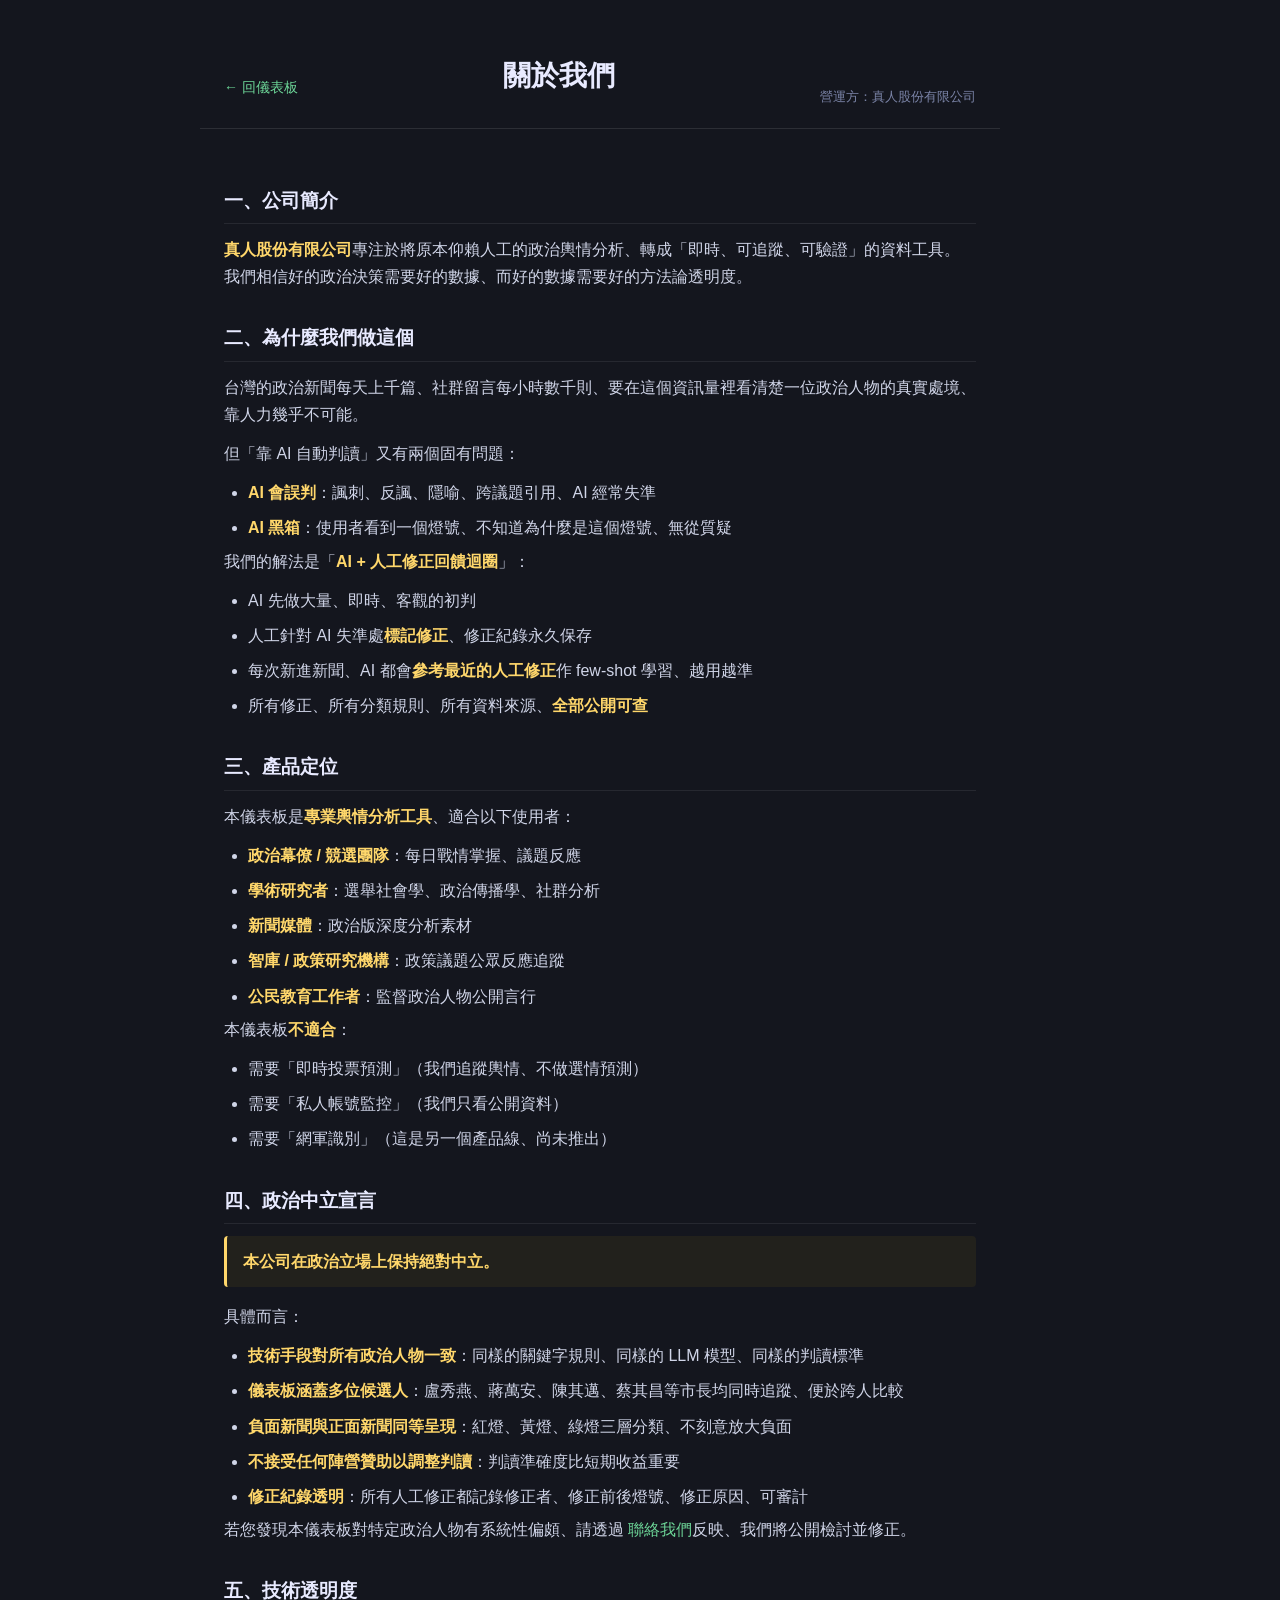
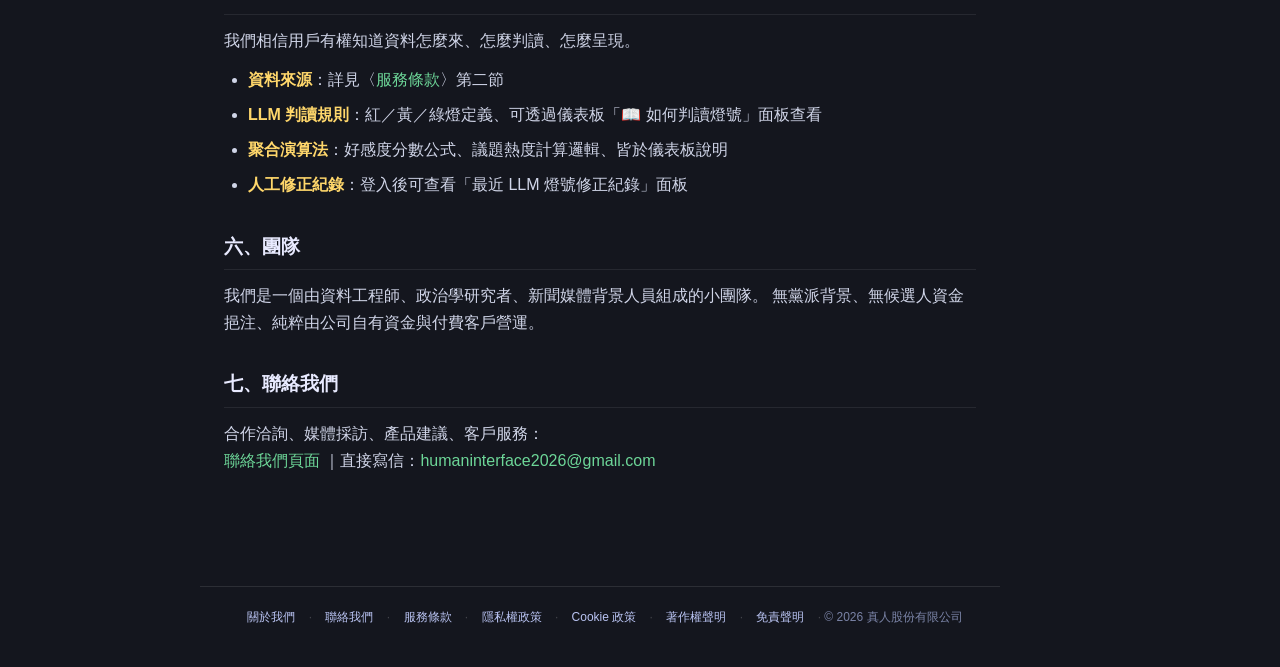
<file: about.html>
<!DOCTYPE html>
<html lang="zh-TW">
<head>
  <meta charset="UTF-8" />
  <meta name="viewport" content="width=device-width, initial-scale=1.0" />
  <title>關於我們｜政治戰情儀表板</title>
  <link rel="stylesheet" href="./style.css?v=2026-05-20-legal" />
</head>
<body class="legal-page">
  <header class="legal-header">
    <a class="legal-back" href="./index.html">← 回儀表板</a>
    <h1>關於我們</h1>
    <p class="legal-meta">營運方：真人股份有限公司</p>
  </header>

  <main class="legal-body">
    <section>
      <h2>一、公司簡介</h2>
      <p>
        <strong>真人股份有限公司</strong>專注於將原本仰賴人工的政治輿情分析、轉成「即時、可追蹤、可驗證」的資料工具。
        我們相信好的政治決策需要好的數據、而好的數據需要好的方法論透明度。
      </p>
    </section>

    <section>
      <h2>二、為什麼我們做這個</h2>
      <p>
        台灣的政治新聞每天上千篇、社群留言每小時數千則、要在這個資訊量裡看清楚一位政治人物的真實處境、
        靠人力幾乎不可能。
      </p>
      <p>
        但「靠 AI 自動判讀」又有兩個固有問題：
      </p>
      <ul>
        <li><strong>AI 會誤判</strong>：諷刺、反諷、隱喻、跨議題引用、AI 經常失準</li>
        <li><strong>AI 黑箱</strong>：使用者看到一個燈號、不知道為什麼是這個燈號、無從質疑</li>
      </ul>
      <p>
        我們的解法是「<strong>AI + 人工修正回饋迴圈</strong>」：
      </p>
      <ul>
        <li>AI 先做大量、即時、客觀的初判</li>
        <li>人工針對 AI 失準處<strong>標記修正</strong>、修正紀錄永久保存</li>
        <li>每次新進新聞、AI 都會<strong>參考最近的人工修正</strong>作 few-shot 學習、越用越準</li>
        <li>所有修正、所有分類規則、所有資料來源、<strong>全部公開可查</strong></li>
      </ul>
    </section>

    <section>
      <h2>三、產品定位</h2>
      <p>
        本儀表板是<strong>專業輿情分析工具</strong>、適合以下使用者：
      </p>
      <ul>
        <li><strong>政治幕僚 / 競選團隊</strong>：每日戰情掌握、議題反應</li>
        <li><strong>學術研究者</strong>：選舉社會學、政治傳播學、社群分析</li>
        <li><strong>新聞媒體</strong>：政治版深度分析素材</li>
        <li><strong>智庫 / 政策研究機構</strong>：政策議題公眾反應追蹤</li>
        <li><strong>公民教育工作者</strong>：監督政治人物公開言行</li>
      </ul>
      <p>
        本儀表板<strong>不適合</strong>：
      </p>
      <ul>
        <li>需要「即時投票預測」（我們追蹤輿情、不做選情預測）</li>
        <li>需要「私人帳號監控」（我們只看公開資料）</li>
        <li>需要「網軍識別」（這是另一個產品線、尚未推出）</li>
      </ul>
    </section>

    <section>
      <h2>四、政治中立宣言</h2>
      <p class="callout">
        <strong>本公司在政治立場上保持絕對中立。</strong>
      </p>
      <p>具體而言：</p>
      <ul>
        <li><strong>技術手段對所有政治人物一致</strong>：同樣的關鍵字規則、同樣的 LLM 模型、同樣的判讀標準</li>
        <li><strong>儀表板涵蓋多位候選人</strong>：盧秀燕、蔣萬安、陳其邁、蔡其昌等市長均同時追蹤、便於跨人比較</li>
        <li><strong>負面新聞與正面新聞同等呈現</strong>：紅燈、黃燈、綠燈三層分類、不刻意放大負面</li>
        <li><strong>不接受任何陣營贊助以調整判讀</strong>：判讀準確度比短期收益重要</li>
        <li><strong>修正紀錄透明</strong>：所有人工修正都記錄修正者、修正前後燈號、修正原因、可審計</li>
      </ul>
      <p>
        若您發現本儀表板對特定政治人物有系統性偏頗、請透過
        <a href="./contact.html">聯絡我們</a>反映、我們將公開檢討並修正。
      </p>
    </section>

    <section>
      <h2>五、技術透明度</h2>
      <p>
        我們相信用戶有權知道資料怎麼來、怎麼判讀、怎麼呈現。
      </p>
      <ul>
        <li><strong>資料來源</strong>：詳見〈<a href="./terms.html">服務條款</a>〉第二節</li>
        <li><strong>LLM 判讀規則</strong>：紅／黃／綠燈定義、可透過儀表板「📖 如何判讀燈號」面板查看</li>
        <li><strong>聚合演算法</strong>：好感度分數公式、議題熱度計算邏輯、皆於儀表板說明</li>
        <li><strong>人工修正紀錄</strong>：登入後可查看「最近 LLM 燈號修正紀錄」面板</li>
      </ul>
    </section>

    <section>
      <h2>六、團隊</h2>
      <p>
        我們是一個由資料工程師、政治學研究者、新聞媒體背景人員組成的小團隊。
        無黨派背景、無候選人資金挹注、純粹由公司自有資金與付費客戶營運。
      </p>
    </section>

    <section>
      <h2>七、聯絡我們</h2>
      <p>
        合作洽詢、媒體採訪、產品建議、客戶服務：
        <br>
        <a href="./contact.html">聯絡我們頁面</a>
        ｜直接寫信：<a href="mailto:humaninterface2026@gmail.com">humaninterface2026@gmail.com</a>
      </p>
    </section>
  </main>

  <footer class="legal-footer">
    <a href="./about.html">關於我們</a>
    <span class="sep">·</span>
    <a href="./contact.html">聯絡我們</a>
    <span class="sep">·</span>
    <a href="./terms.html">服務條款</a>
    <span class="sep">·</span>
    <a href="./privacy.html">隱私權政策</a>
    <span class="sep">·</span>
    <a href="./cookies.html">Cookie 政策</a>
    <span class="sep">·</span>
    <a href="./copyright.html">著作權聲明</a>
    <span class="sep">·</span>
    <a href="./disclaimer.html">免責聲明</a>
    <span class="sep">·</span>
    <span>© 2026 真人股份有限公司</span>
  </footer>
</body>
</html>
</file>
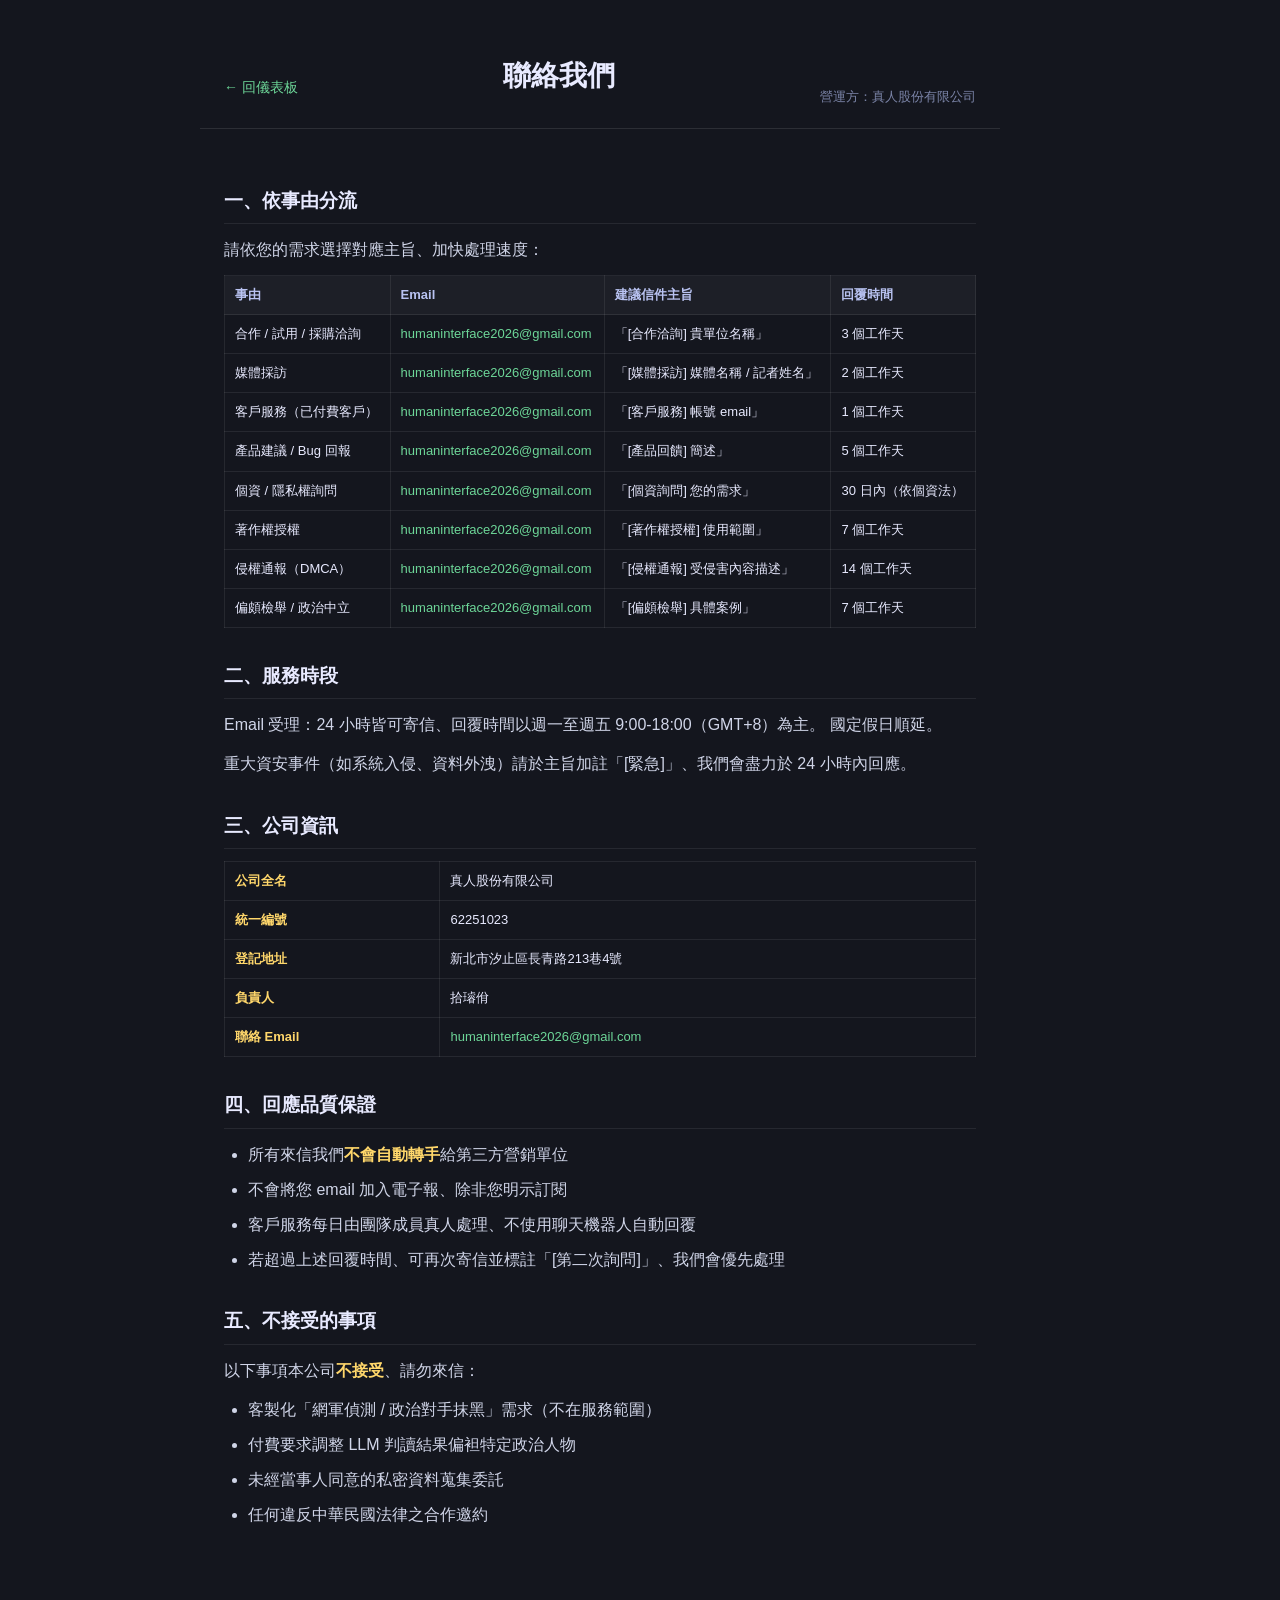
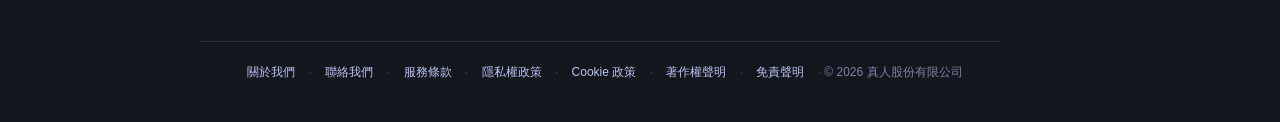
<file: contact.html>
<!DOCTYPE html>
<html lang="zh-TW">
<head>
  <meta charset="UTF-8" />
  <meta name="viewport" content="width=device-width, initial-scale=1.0" />
  <title>聯絡我們｜政治戰情儀表板</title>
  <link rel="stylesheet" href="./style.css?v=2026-05-20-legal" />
</head>
<body class="legal-page">
  <header class="legal-header">
    <a class="legal-back" href="./index.html">← 回儀表板</a>
    <h1>聯絡我們</h1>
    <p class="legal-meta">營運方：真人股份有限公司</p>
  </header>

  <main class="legal-body">
    <section>
      <h2>一、依事由分流</h2>
      <p>請依您的需求選擇對應主旨、加快處理速度：</p>

      <table class="contact-table">
        <thead>
          <tr>
            <th>事由</th><th>Email</th><th>建議信件主旨</th><th>回覆時間</th>
          </tr>
        </thead>
        <tbody>
          <tr>
            <td>合作 / 試用 / 採購洽詢</td>
            <td><a href="mailto:humaninterface2026@gmail.com?subject=%E5%90%88%E4%BD%9C%E6%B4%BD%E8%A9%A2">humaninterface2026@gmail.com</a></td>
            <td>「[合作洽詢] 貴單位名稱」</td>
            <td>3 個工作天</td>
          </tr>
          <tr>
            <td>媒體採訪</td>
            <td><a href="mailto:humaninterface2026@gmail.com?subject=%E5%AA%92%E9%AB%94%E6%8E%A1%E8%A8%AA">humaninterface2026@gmail.com</a></td>
            <td>「[媒體採訪] 媒體名稱 / 記者姓名」</td>
            <td>2 個工作天</td>
          </tr>
          <tr>
            <td>客戶服務（已付費客戶）</td>
            <td><a href="mailto:humaninterface2026@gmail.com?subject=%E5%AE%A2%E6%88%B6%E6%9C%8D%E5%8B%99">humaninterface2026@gmail.com</a></td>
            <td>「[客戶服務] 帳號 email」</td>
            <td>1 個工作天</td>
          </tr>
          <tr>
            <td>產品建議 / Bug 回報</td>
            <td><a href="mailto:humaninterface2026@gmail.com?subject=%E7%94%A2%E5%93%81%E5%9B%9E%E9%A5%8B">humaninterface2026@gmail.com</a></td>
            <td>「[產品回饋] 簡述」</td>
            <td>5 個工作天</td>
          </tr>
          <tr>
            <td>個資 / 隱私權詢問</td>
            <td><a href="mailto:humaninterface2026@gmail.com?subject=%E5%80%8B%E8%B3%87%E8%A9%A2%E5%95%8F">humaninterface2026@gmail.com</a></td>
            <td>「[個資詢問] 您的需求」</td>
            <td>30 日內（依個資法）</td>
          </tr>
          <tr>
            <td>著作權授權</td>
            <td><a href="mailto:humaninterface2026@gmail.com?subject=%E8%91%97%E4%BD%9C%E6%AC%8A%E6%8E%88%E6%AC%8A">humaninterface2026@gmail.com</a></td>
            <td>「[著作權授權] 使用範圍」</td>
            <td>7 個工作天</td>
          </tr>
          <tr>
            <td>侵權通報（DMCA）</td>
            <td><a href="mailto:humaninterface2026@gmail.com?subject=%E4%BE%B5%E6%AC%8A%E9%80%9A%E5%A0%B1">humaninterface2026@gmail.com</a></td>
            <td>「[侵權通報] 受侵害內容描述」</td>
            <td>14 個工作天</td>
          </tr>
          <tr>
            <td>偏頗檢舉 / 政治中立</td>
            <td><a href="mailto:humaninterface2026@gmail.com?subject=%E5%81%8F%E9%A0%87%E6%AA%A2%E8%88%89">humaninterface2026@gmail.com</a></td>
            <td>「[偏頗檢舉] 具體案例」</td>
            <td>7 個工作天</td>
          </tr>
        </tbody>
      </table>
    </section>

    <section>
      <h2>二、服務時段</h2>
      <p>
        Email 受理：24 小時皆可寄信、回覆時間以週一至週五 9:00-18:00（GMT+8）為主。
        國定假日順延。
      </p>
      <p>
        重大資安事件（如系統入侵、資料外洩）請於主旨加註「[緊急]」、我們會盡力於 24 小時內回應。
      </p>
    </section>

    <section>
      <h2>三、公司資訊</h2>
      <table class="contact-table">
        <tbody>
          <tr><td><strong>公司全名</strong></td><td>真人股份有限公司</td></tr>
          <tr><td><strong>統一編號</strong></td><td>62251023</td></tr>
          <tr><td><strong>登記地址</strong></td><td>新北市汐止區長青路213巷4號</td></tr>
          <tr><td><strong>負責人</strong></td><td>拾璿佾</td></tr>
          <tr><td><strong>聯絡 Email</strong></td><td><a href="mailto:humaninterface2026@gmail.com">humaninterface2026@gmail.com</a></td></tr>
        </tbody>
      </table>
    </section>

    <section>
      <h2>四、回應品質保證</h2>
      <ul>
        <li>所有來信我們<strong>不會自動轉手</strong>給第三方營銷單位</li>
        <li>不會將您 email 加入電子報、除非您明示訂閱</li>
        <li>客戶服務每日由團隊成員真人處理、不使用聊天機器人自動回覆</li>
        <li>若超過上述回覆時間、可再次寄信並標註「[第二次詢問]」、我們會優先處理</li>
      </ul>
    </section>

    <section>
      <h2>五、不接受的事項</h2>
      <p>以下事項本公司<strong>不接受</strong>、請勿來信：</p>
      <ul>
        <li>客製化「網軍偵測 / 政治對手抹黑」需求（不在服務範圍）</li>
        <li>付費要求調整 LLM 判讀結果偏袒特定政治人物</li>
        <li>未經當事人同意的私密資料蒐集委託</li>
        <li>任何違反中華民國法律之合作邀約</li>
      </ul>
    </section>
  </main>

  <footer class="legal-footer">
    <a href="./about.html">關於我們</a>
    <span class="sep">·</span>
    <a href="./contact.html">聯絡我們</a>
    <span class="sep">·</span>
    <a href="./terms.html">服務條款</a>
    <span class="sep">·</span>
    <a href="./privacy.html">隱私權政策</a>
    <span class="sep">·</span>
    <a href="./cookies.html">Cookie 政策</a>
    <span class="sep">·</span>
    <a href="./copyright.html">著作權聲明</a>
    <span class="sep">·</span>
    <a href="./disclaimer.html">免責聲明</a>
    <span class="sep">·</span>
    <span>© 2026 真人股份有限公司</span>
  </footer>
</body>
</html>
</file>
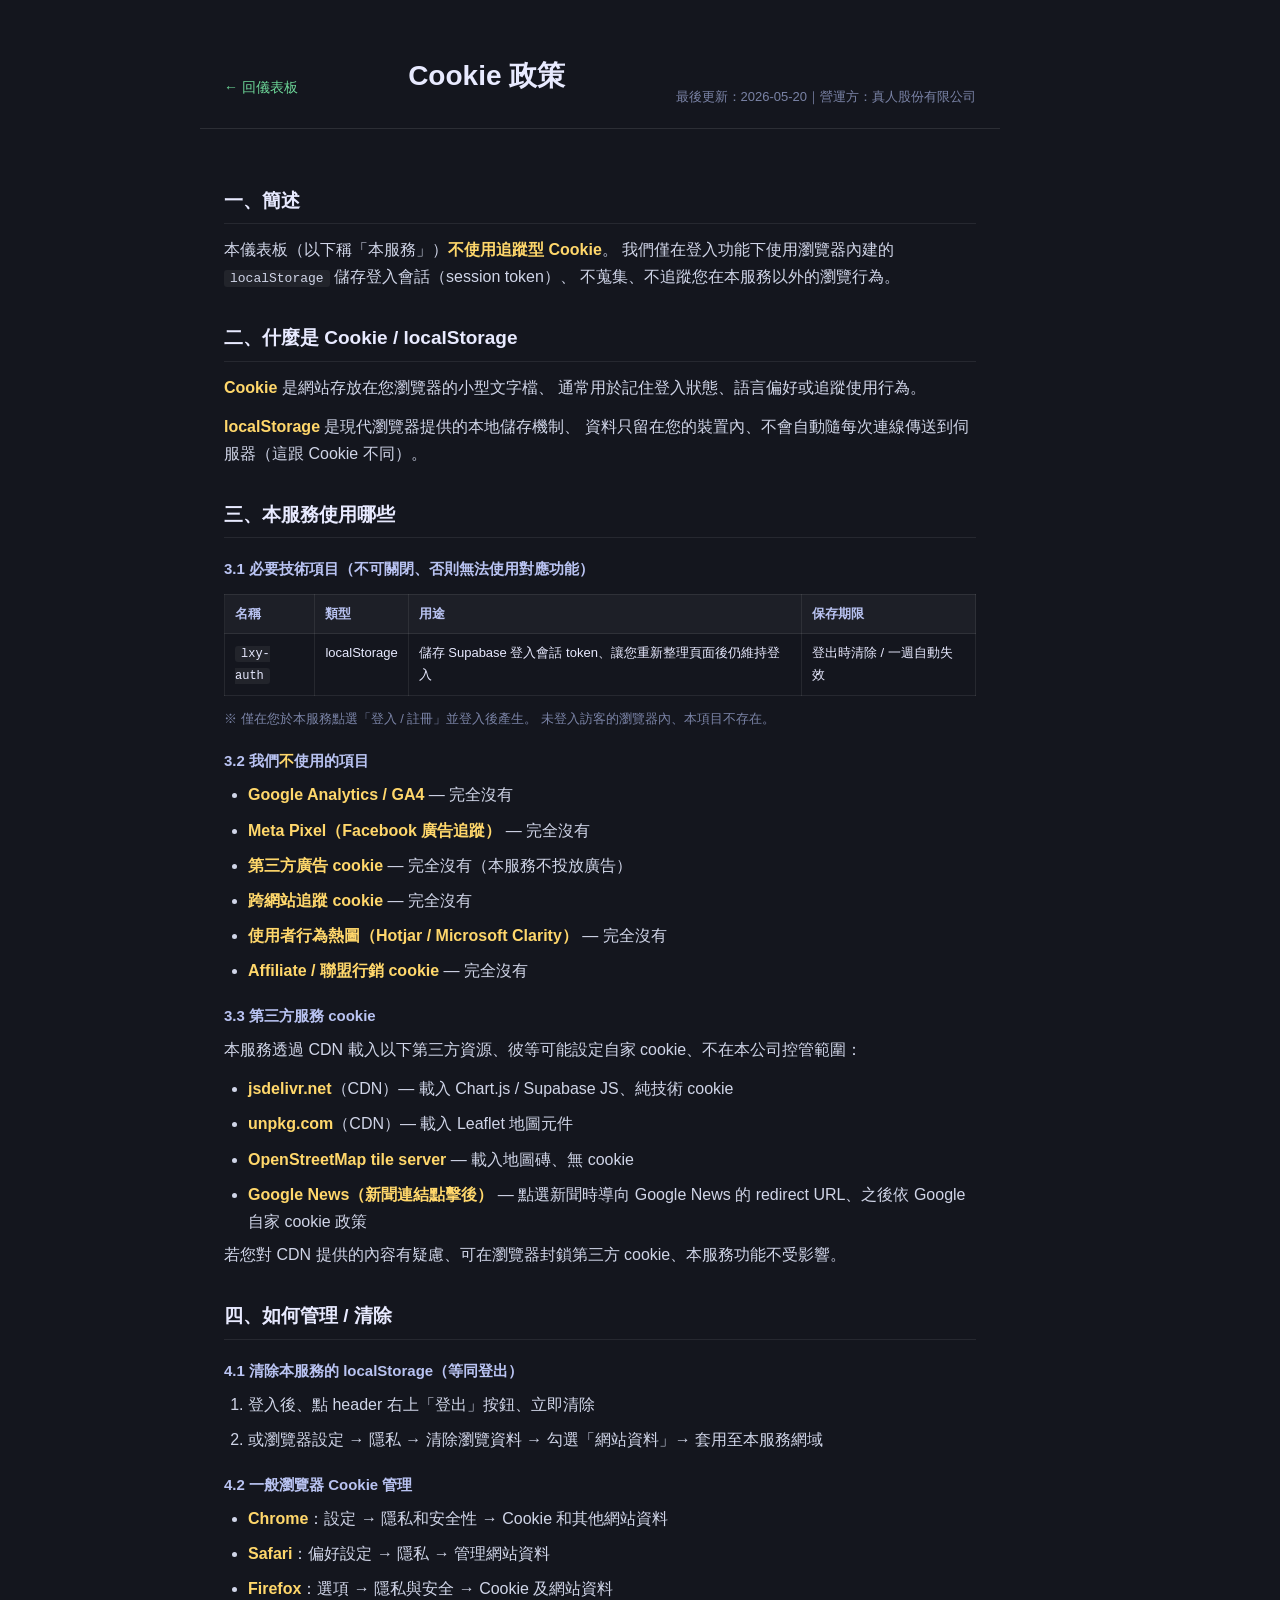
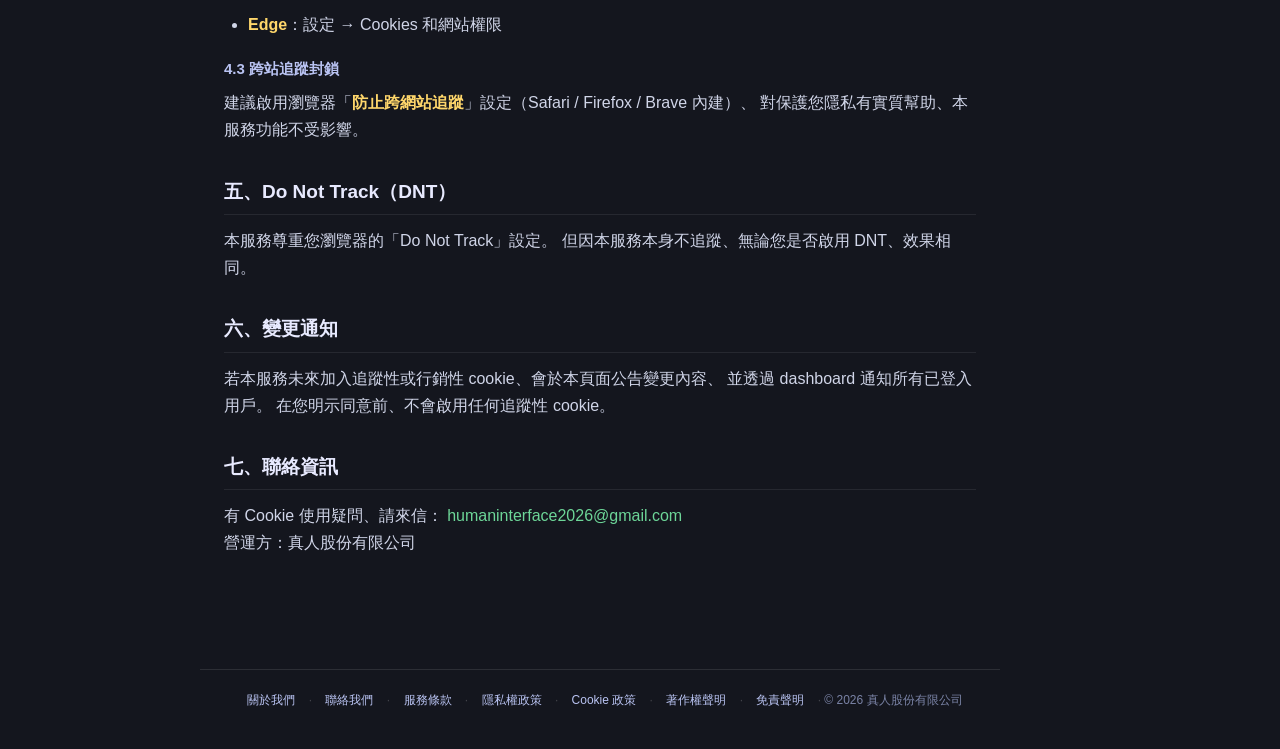
<file: cookies.html>
<!DOCTYPE html>
<html lang="zh-TW">
<head>
  <meta charset="UTF-8" />
  <meta name="viewport" content="width=device-width, initial-scale=1.0" />
  <title>Cookie 政策｜政治戰情儀表板</title>
  <link rel="stylesheet" href="./style.css?v=2026-05-20-legal" />
</head>
<body class="legal-page">
  <header class="legal-header">
    <a class="legal-back" href="./index.html">← 回儀表板</a>
    <h1>Cookie 政策</h1>
    <p class="legal-meta">最後更新：2026-05-20｜營運方：真人股份有限公司</p>
  </header>

  <main class="legal-body">
    <section>
      <h2>一、簡述</h2>
      <p>
        本儀表板（以下稱「本服務」）<strong>不使用追蹤型 Cookie</strong>。
        我們僅在登入功能下使用瀏覽器內建的 <code>localStorage</code> 儲存登入會話（session token）、
        不蒐集、不追蹤您在本服務以外的瀏覽行為。
      </p>
    </section>

    <section>
      <h2>二、什麼是 Cookie / localStorage</h2>
      <p>
        <strong>Cookie</strong> 是網站存放在您瀏覽器的小型文字檔、
        通常用於記住登入狀態、語言偏好或追蹤使用行為。
      </p>
      <p>
        <strong>localStorage</strong> 是現代瀏覽器提供的本地儲存機制、
        資料只留在您的裝置內、不會自動隨每次連線傳送到伺服器（這跟 Cookie 不同）。
      </p>
    </section>

    <section>
      <h2>三、本服務使用哪些</h2>

      <h3>3.1 必要技術項目（不可關閉、否則無法使用對應功能）</h3>
      <table class="cookie-table">
        <thead>
          <tr>
            <th>名稱</th><th>類型</th><th>用途</th><th>保存期限</th>
          </tr>
        </thead>
        <tbody>
          <tr>
            <td><code>lxy-auth</code></td>
            <td>localStorage</td>
            <td>儲存 Supabase 登入會話 token、讓您重新整理頁面後仍維持登入</td>
            <td>登出時清除 / 一週自動失效</td>
          </tr>
        </tbody>
      </table>
      <p class="hint" style="color:#7a83a6">
        ※ 僅在您於本服務點選「登入 / 註冊」並登入後產生。
        未登入訪客的瀏覽器內、本項目不存在。
      </p>

      <h3>3.2 我們<strong>不</strong>使用的項目</h3>
      <ul>
        <li><strong>Google Analytics / GA4</strong> — 完全沒有</li>
        <li><strong>Meta Pixel（Facebook 廣告追蹤）</strong> — 完全沒有</li>
        <li><strong>第三方廣告 cookie</strong> — 完全沒有（本服務不投放廣告）</li>
        <li><strong>跨網站追蹤 cookie</strong> — 完全沒有</li>
        <li><strong>使用者行為熱圖（Hotjar / Microsoft Clarity）</strong> — 完全沒有</li>
        <li><strong>Affiliate / 聯盟行銷 cookie</strong> — 完全沒有</li>
      </ul>

      <h3>3.3 第三方服務 cookie</h3>
      <p>
        本服務透過 CDN 載入以下第三方資源、彼等可能設定自家 cookie、不在本公司控管範圍：
      </p>
      <ul>
        <li><strong>jsdelivr.net</strong>（CDN）— 載入 Chart.js / Supabase JS、純技術 cookie</li>
        <li><strong>unpkg.com</strong>（CDN）— 載入 Leaflet 地圖元件</li>
        <li><strong>OpenStreetMap tile server</strong> — 載入地圖磚、無 cookie</li>
        <li><strong>Google News（新聞連結點擊後）</strong> — 點選新聞時導向 Google News 的 redirect URL、之後依 Google 自家 cookie 政策</li>
      </ul>
      <p>
        若您對 CDN 提供的內容有疑慮、可在瀏覽器封鎖第三方 cookie、本服務功能不受影響。
      </p>
    </section>

    <section>
      <h2>四、如何管理 / 清除</h2>

      <h3>4.1 清除本服務的 localStorage（等同登出）</h3>
      <ol>
        <li>登入後、點 header 右上「登出」按鈕、立即清除</li>
        <li>或瀏覽器設定 → 隱私 → 清除瀏覽資料 → 勾選「網站資料」→ 套用至本服務網域</li>
      </ol>

      <h3>4.2 一般瀏覽器 Cookie 管理</h3>
      <ul>
        <li><strong>Chrome</strong>：設定 → 隱私和安全性 → Cookie 和其他網站資料</li>
        <li><strong>Safari</strong>：偏好設定 → 隱私 → 管理網站資料</li>
        <li><strong>Firefox</strong>：選項 → 隱私與安全 → Cookie 及網站資料</li>
        <li><strong>Edge</strong>：設定 → Cookies 和網站權限</li>
      </ul>

      <h3>4.3 跨站追蹤封鎖</h3>
      <p>
        建議啟用瀏覽器「<strong>防止跨網站追蹤</strong>」設定（Safari / Firefox / Brave 內建）、
        對保護您隱私有實質幫助、本服務功能不受影響。
      </p>
    </section>

    <section>
      <h2>五、Do Not Track（DNT）</h2>
      <p>
        本服務尊重您瀏覽器的「Do Not Track」設定。
        但因本服務本身不追蹤、無論您是否啟用 DNT、效果相同。
      </p>
    </section>

    <section>
      <h2>六、變更通知</h2>
      <p>
        若本服務未來加入追蹤性或行銷性 cookie、會於本頁面公告變更內容、
        並透過 dashboard 通知所有已登入用戶。
        在您明示同意前、不會啟用任何追蹤性 cookie。
      </p>
    </section>

    <section>
      <h2>七、聯絡資訊</h2>
      <p>
        有 Cookie 使用疑問、請來信：
        <a href="mailto:humaninterface2026@gmail.com">humaninterface2026@gmail.com</a>
        <br>營運方：真人股份有限公司
      </p>
    </section>
  </main>

  <footer class="legal-footer">
    <a href="./about.html">關於我們</a>
    <span class="sep">·</span>
    <a href="./contact.html">聯絡我們</a>
    <span class="sep">·</span>
    <a href="./terms.html">服務條款</a>
    <span class="sep">·</span>
    <a href="./privacy.html">隱私權政策</a>
    <span class="sep">·</span>
    <a href="./cookies.html">Cookie 政策</a>
    <span class="sep">·</span>
    <a href="./copyright.html">著作權聲明</a>
    <span class="sep">·</span>
    <a href="./disclaimer.html">免責聲明</a>
    <span class="sep">·</span>
    <span>© 2026 真人股份有限公司</span>
  </footer>
</body>
</html>
</file>
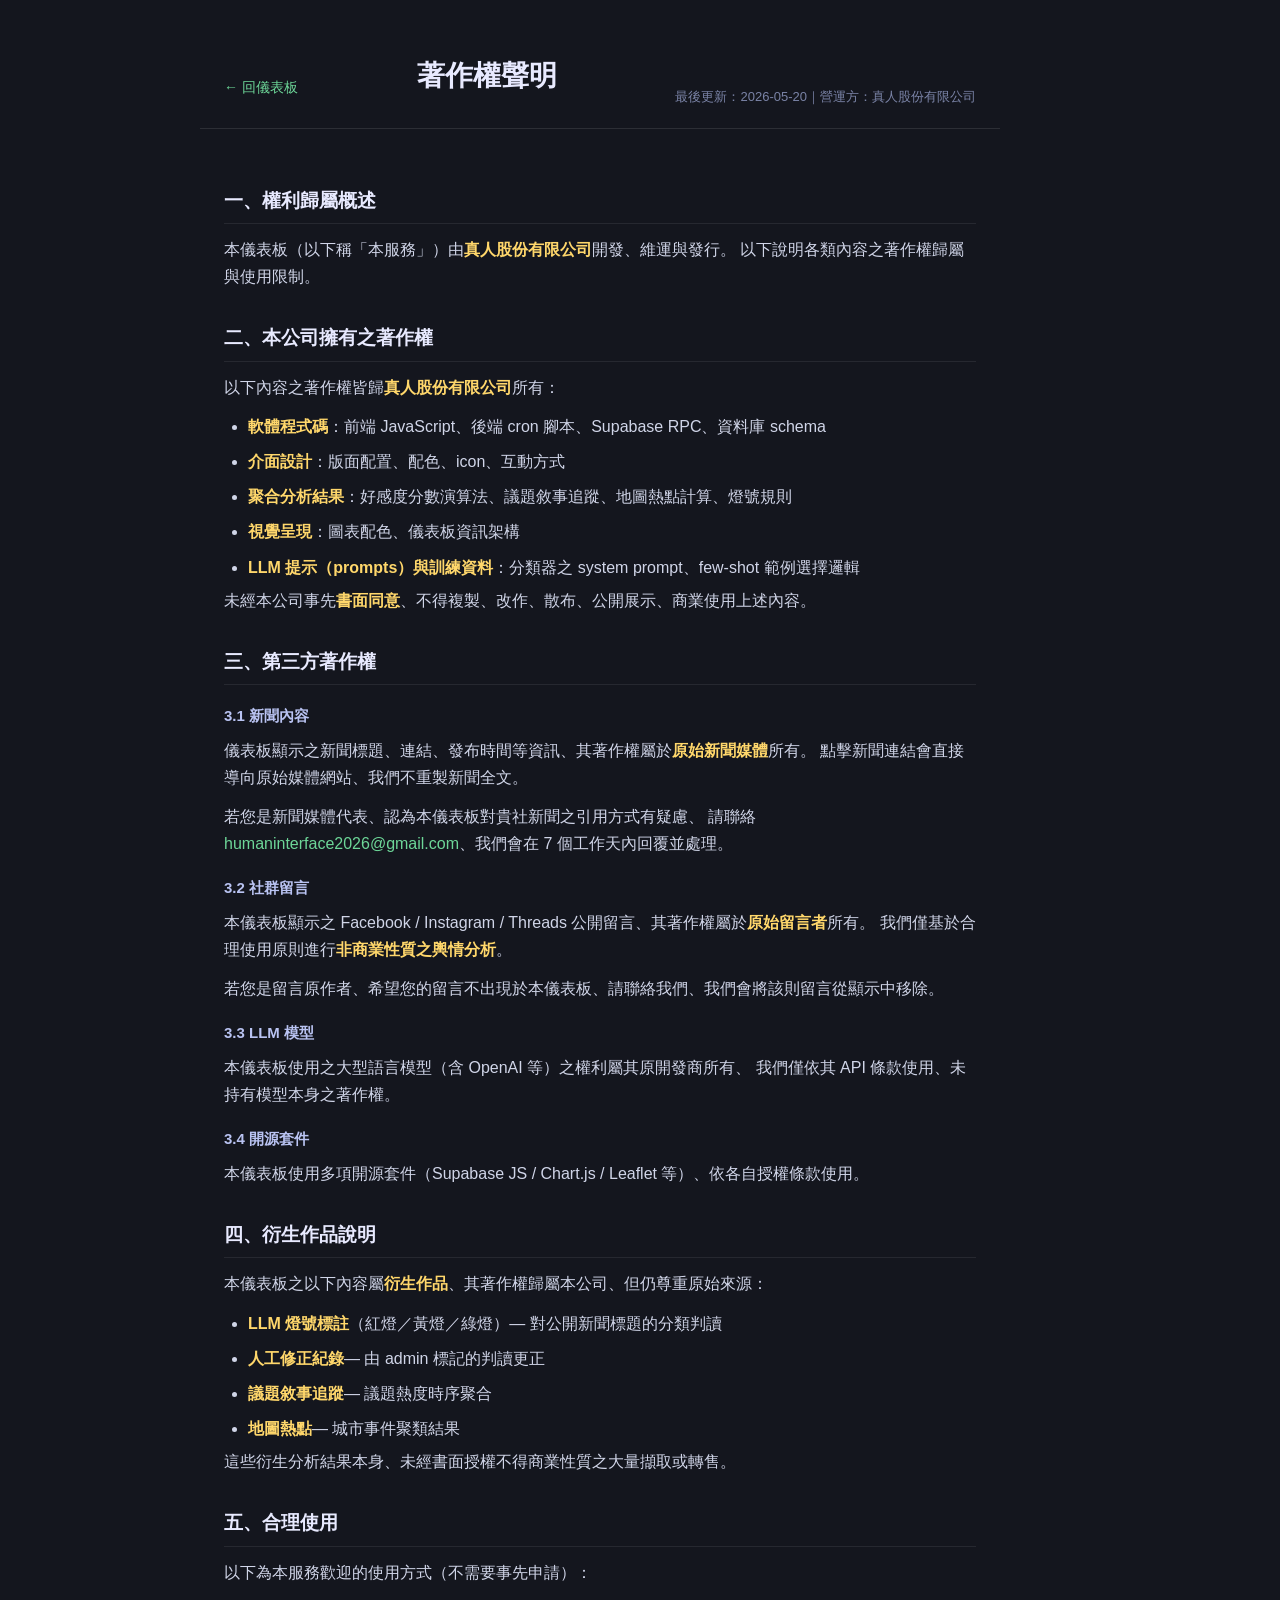
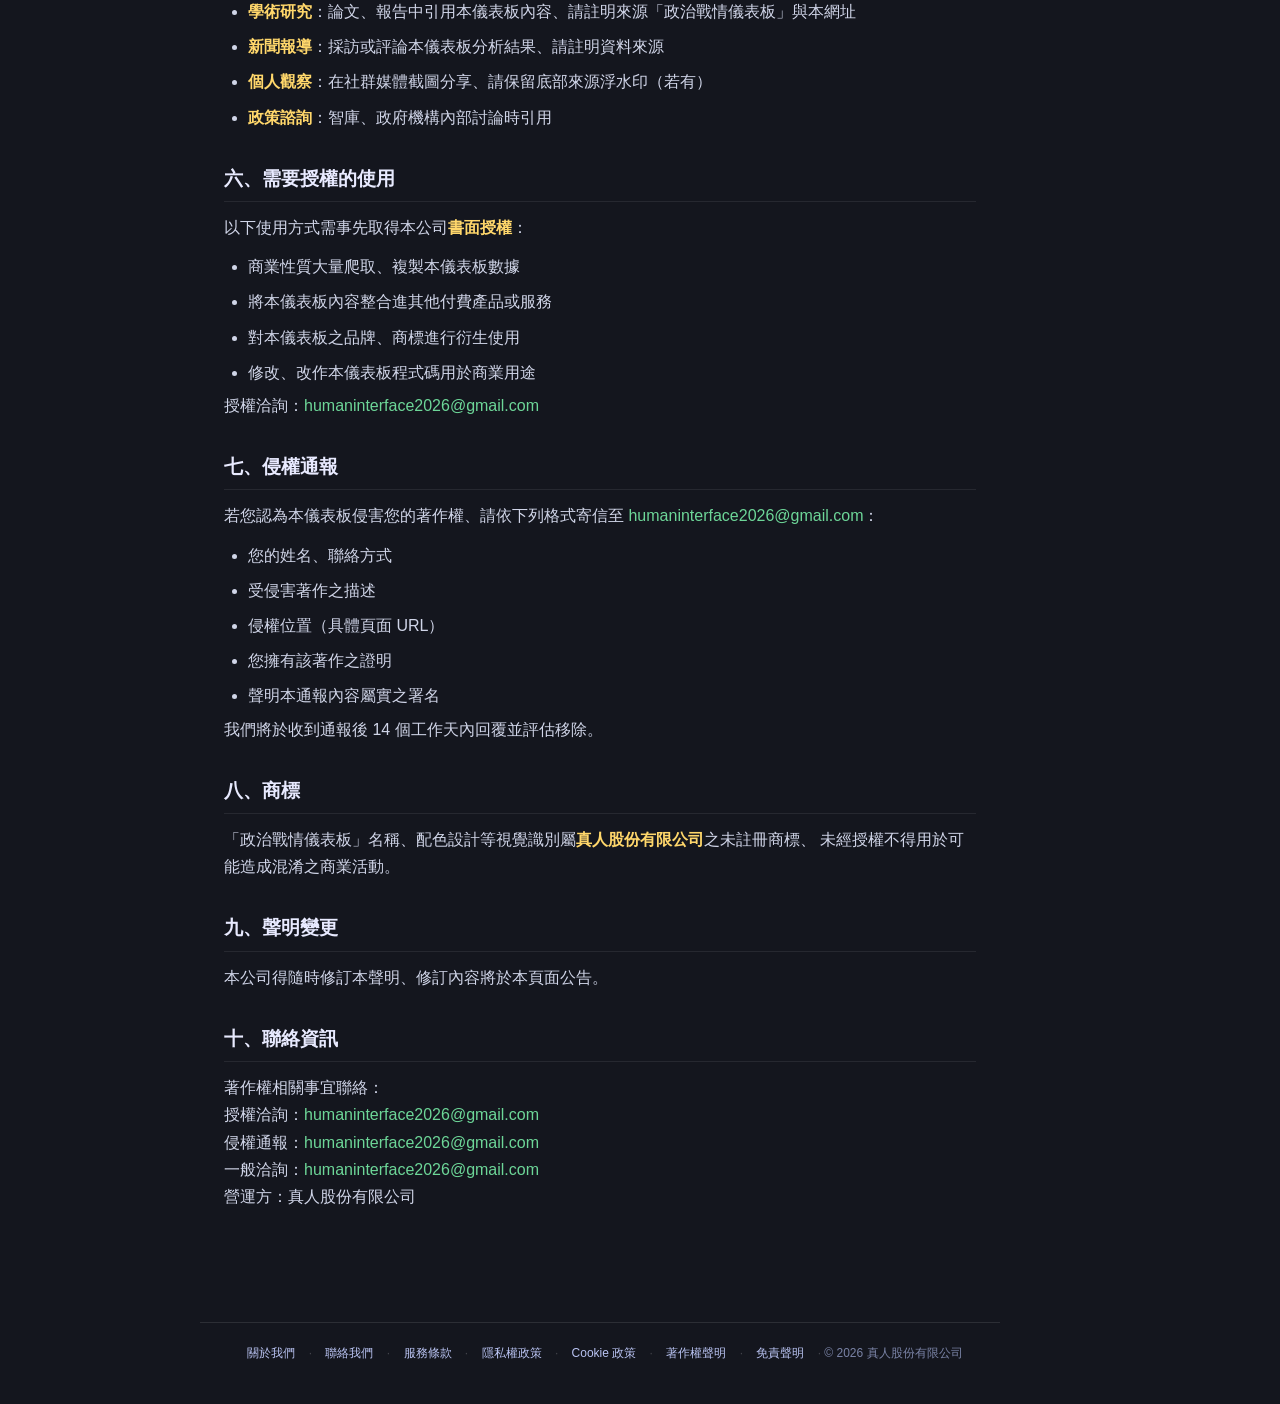
<file: copyright.html>
<!DOCTYPE html>
<html lang="zh-TW">
<head>
  <meta charset="UTF-8" />
  <meta name="viewport" content="width=device-width, initial-scale=1.0" />
  <title>著作權聲明｜政治戰情儀表板</title>
  <link rel="stylesheet" href="./style.css?v=2026-05-20-legal" />
</head>
<body class="legal-page">
  <header class="legal-header">
    <a class="legal-back" href="./index.html">← 回儀表板</a>
    <h1>著作權聲明</h1>
    <p class="legal-meta">最後更新：2026-05-20｜營運方：真人股份有限公司</p>
  </header>

  <main class="legal-body">
    <section>
      <h2>一、權利歸屬概述</h2>
      <p>
        本儀表板（以下稱「本服務」）由<strong>真人股份有限公司</strong>開發、維運與發行。
        以下說明各類內容之著作權歸屬與使用限制。
      </p>
    </section>

    <section>
      <h2>二、本公司擁有之著作權</h2>
      <p>以下內容之著作權皆歸<strong>真人股份有限公司</strong>所有：</p>
      <ul>
        <li><strong>軟體程式碼</strong>：前端 JavaScript、後端 cron 腳本、Supabase RPC、資料庫 schema</li>
        <li><strong>介面設計</strong>：版面配置、配色、icon、互動方式</li>
        <li><strong>聚合分析結果</strong>：好感度分數演算法、議題敘事追蹤、地圖熱點計算、燈號規則</li>
        <li><strong>視覺呈現</strong>：圖表配色、儀表板資訊架構</li>
        <li><strong>LLM 提示（prompts）與訓練資料</strong>：分類器之 system prompt、few-shot 範例選擇邏輯</li>
      </ul>
      <p>
        未經本公司事先<strong>書面同意</strong>、不得複製、改作、散布、公開展示、商業使用上述內容。
      </p>
    </section>

    <section>
      <h2>三、第三方著作權</h2>

      <h3>3.1 新聞內容</h3>
      <p>
        儀表板顯示之新聞標題、連結、發布時間等資訊、其著作權屬於<strong>原始新聞媒體</strong>所有。
        點擊新聞連結會直接導向原始媒體網站、我們不重製新聞全文。
      </p>
      <p>
        若您是新聞媒體代表、認為本儀表板對貴社新聞之引用方式有疑慮、
        請聯絡 <a href="mailto:humaninterface2026@gmail.com">humaninterface2026@gmail.com</a>、我們會在 7 個工作天內回覆並處理。
      </p>

      <h3>3.2 社群留言</h3>
      <p>
        本儀表板顯示之 Facebook / Instagram / Threads 公開留言、其著作權屬於<strong>原始留言者</strong>所有。
        我們僅基於合理使用原則進行<strong>非商業性質之輿情分析</strong>。
      </p>
      <p>
        若您是留言原作者、希望您的留言不出現於本儀表板、請聯絡我們、我們會將該則留言從顯示中移除。
      </p>

      <h3>3.3 LLM 模型</h3>
      <p>
        本儀表板使用之大型語言模型（含 OpenAI 等）之權利屬其原開發商所有、
        我們僅依其 API 條款使用、未持有模型本身之著作權。
      </p>

      <h3>3.4 開源套件</h3>
      <p>
        本儀表板使用多項開源套件（Supabase JS / Chart.js / Leaflet 等）、依各自授權條款使用。
      </p>
    </section>

    <section>
      <h2>四、衍生作品說明</h2>
      <p>
        本儀表板之以下內容屬<strong>衍生作品</strong>、其著作權歸屬本公司、但仍尊重原始來源：
      </p>
      <ul>
        <li><strong>LLM 燈號標註</strong>（紅燈／黃燈／綠燈）— 對公開新聞標題的分類判讀</li>
        <li><strong>人工修正紀錄</strong>— 由 admin 標記的判讀更正</li>
        <li><strong>議題敘事追蹤</strong>— 議題熱度時序聚合</li>
        <li><strong>地圖熱點</strong>— 城市事件聚類結果</li>
      </ul>
      <p>
        這些衍生分析結果本身、未經書面授權不得商業性質之大量擷取或轉售。
      </p>
    </section>

    <section>
      <h2>五、合理使用</h2>
      <p>以下為本服務歡迎的使用方式（不需要事先申請）：</p>
      <ul>
        <li><strong>學術研究</strong>：論文、報告中引用本儀表板內容、請註明來源「政治戰情儀表板」與本網址</li>
        <li><strong>新聞報導</strong>：採訪或評論本儀表板分析結果、請註明資料來源</li>
        <li><strong>個人觀察</strong>：在社群媒體截圖分享、請保留底部來源浮水印（若有）</li>
        <li><strong>政策諮詢</strong>：智庫、政府機構內部討論時引用</li>
      </ul>
    </section>

    <section>
      <h2>六、需要授權的使用</h2>
      <p>以下使用方式需事先取得本公司<strong>書面授權</strong>：</p>
      <ul>
        <li>商業性質大量爬取、複製本儀表板數據</li>
        <li>將本儀表板內容整合進其他付費產品或服務</li>
        <li>對本儀表板之品牌、商標進行衍生使用</li>
        <li>修改、改作本儀表板程式碼用於商業用途</li>
      </ul>
      <p>授權洽詢：<a href="mailto:humaninterface2026@gmail.com">humaninterface2026@gmail.com</a></p>
    </section>

    <section>
      <h2>七、侵權通報</h2>
      <p>
        若您認為本儀表板侵害您的著作權、請依下列格式寄信至
        <a href="mailto:humaninterface2026@gmail.com">humaninterface2026@gmail.com</a>：
      </p>
      <ul>
        <li>您的姓名、聯絡方式</li>
        <li>受侵害著作之描述</li>
        <li>侵權位置（具體頁面 URL）</li>
        <li>您擁有該著作之證明</li>
        <li>聲明本通報內容屬實之署名</li>
      </ul>
      <p>
        我們將於收到通報後 14 個工作天內回覆並評估移除。
      </p>
    </section>

    <section>
      <h2>八、商標</h2>
      <p>
        「政治戰情儀表板」名稱、配色設計等視覺識別屬<strong>真人股份有限公司</strong>之未註冊商標、
        未經授權不得用於可能造成混淆之商業活動。
      </p>
    </section>

    <section>
      <h2>九、聲明變更</h2>
      <p>本公司得隨時修訂本聲明、修訂內容將於本頁面公告。</p>
    </section>

    <section>
      <h2>十、聯絡資訊</h2>
      <p>
        著作權相關事宜聯絡：
        <br>授權洽詢：<a href="mailto:humaninterface2026@gmail.com">humaninterface2026@gmail.com</a>
        <br>侵權通報：<a href="mailto:humaninterface2026@gmail.com">humaninterface2026@gmail.com</a>
        <br>一般洽詢：<a href="mailto:humaninterface2026@gmail.com">humaninterface2026@gmail.com</a>
        <br>營運方：真人股份有限公司
      </p>
    </section>
  </main>

  <footer class="legal-footer">
    <a href="./about.html">關於我們</a>
    <span class="sep">·</span>
    <a href="./contact.html">聯絡我們</a>
    <span class="sep">·</span>
    <a href="./terms.html">服務條款</a>
    <span class="sep">·</span>
    <a href="./privacy.html">隱私權政策</a>
    <span class="sep">·</span>
    <a href="./cookies.html">Cookie 政策</a>
    <span class="sep">·</span>
    <a href="./copyright.html">著作權聲明</a>
    <span class="sep">·</span>
    <a href="./disclaimer.html">免責聲明</a>
    <span class="sep">·</span>
    <span>© 2026 真人股份有限公司</span>
  </footer>
</body>
</html>
</file>
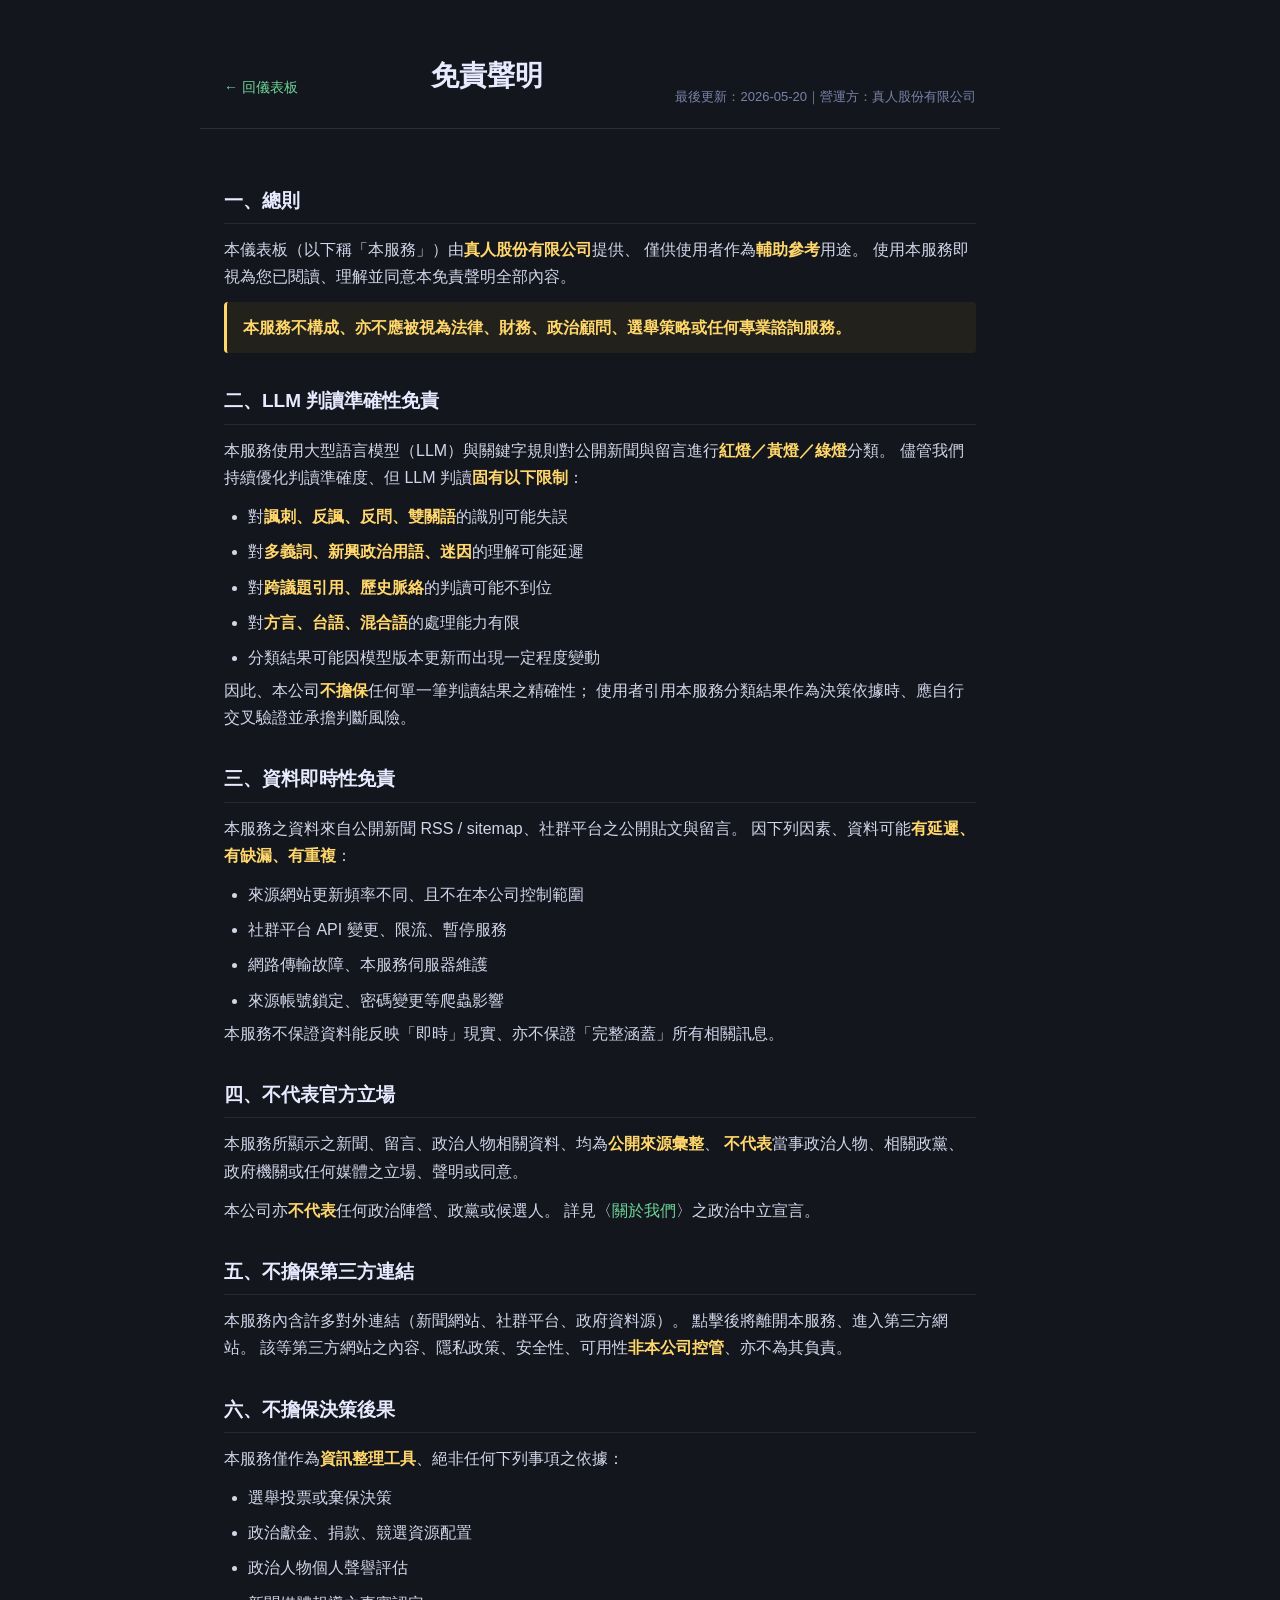
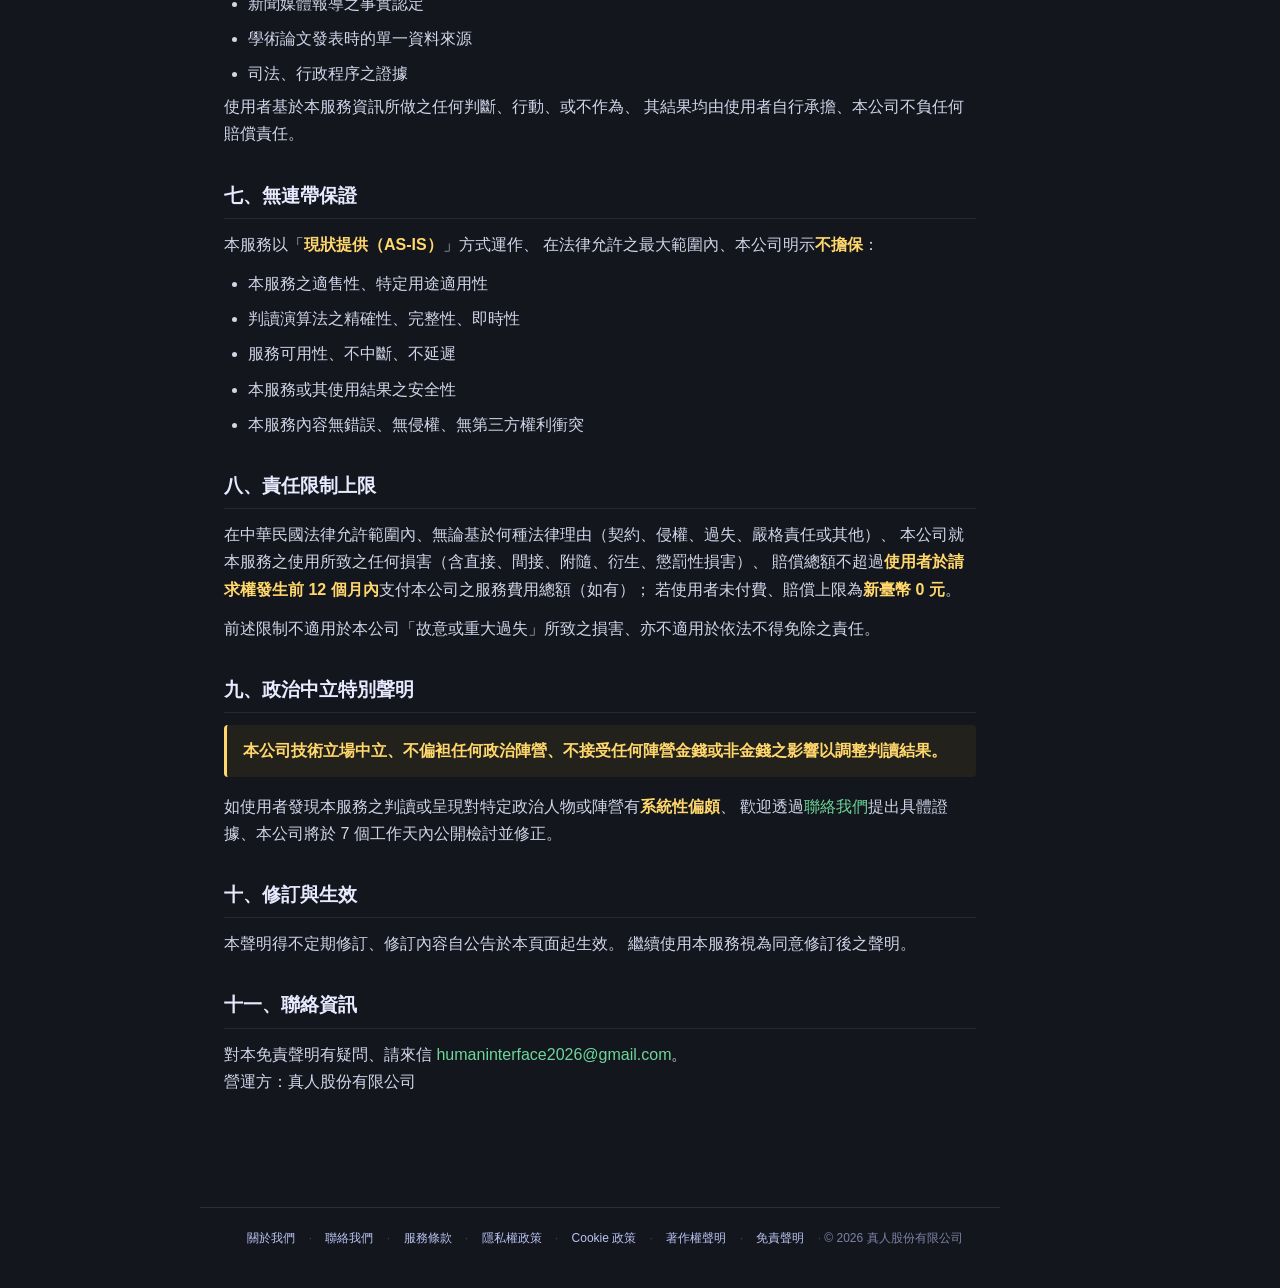
<file: disclaimer.html>
<!DOCTYPE html>
<html lang="zh-TW">
<head>
  <meta charset="UTF-8" />
  <meta name="viewport" content="width=device-width, initial-scale=1.0" />
  <title>免責聲明｜政治戰情儀表板</title>
  <link rel="stylesheet" href="./style.css?v=2026-05-20-legal" />
</head>
<body class="legal-page">
  <header class="legal-header">
    <a class="legal-back" href="./index.html">← 回儀表板</a>
    <h1>免責聲明</h1>
    <p class="legal-meta">最後更新：2026-05-20｜營運方：真人股份有限公司</p>
  </header>

  <main class="legal-body">
    <section>
      <h2>一、總則</h2>
      <p>
        本儀表板（以下稱「本服務」）由<strong>真人股份有限公司</strong>提供、
        僅供使用者作為<strong>輔助參考</strong>用途。
        使用本服務即視為您已閱讀、理解並同意本免責聲明全部內容。
      </p>
      <p class="callout">
        <strong>本服務不構成、亦不應被視為法律、財務、政治顧問、選舉策略或任何專業諮詢服務。</strong>
      </p>
    </section>

    <section>
      <h2>二、LLM 判讀準確性免責</h2>
      <p>
        本服務使用大型語言模型（LLM）與關鍵字規則對公開新聞與留言進行<strong>紅燈／黃燈／綠燈</strong>分類。
        儘管我們持續優化判讀準確度、但 LLM 判讀<strong>固有以下限制</strong>：
      </p>
      <ul>
        <li>對<strong>諷刺、反諷、反問、雙關語</strong>的識別可能失誤</li>
        <li>對<strong>多義詞、新興政治用語、迷因</strong>的理解可能延遲</li>
        <li>對<strong>跨議題引用、歷史脈絡</strong>的判讀可能不到位</li>
        <li>對<strong>方言、台語、混合語</strong>的處理能力有限</li>
        <li>分類結果可能因模型版本更新而出現一定程度變動</li>
      </ul>
      <p>
        因此、本公司<strong>不擔保</strong>任何單一筆判讀結果之精確性；
        使用者引用本服務分類結果作為決策依據時、應自行交叉驗證並承擔判斷風險。
      </p>
    </section>

    <section>
      <h2>三、資料即時性免責</h2>
      <p>
        本服務之資料來自公開新聞 RSS / sitemap、社群平台之公開貼文與留言。
        因下列因素、資料可能<strong>有延遲、有缺漏、有重複</strong>：
      </p>
      <ul>
        <li>來源網站更新頻率不同、且不在本公司控制範圍</li>
        <li>社群平台 API 變更、限流、暫停服務</li>
        <li>網路傳輸故障、本服務伺服器維護</li>
        <li>來源帳號鎖定、密碼變更等爬蟲影響</li>
      </ul>
      <p>
        本服務不保證資料能反映「即時」現實、亦不保證「完整涵蓋」所有相關訊息。
      </p>
    </section>

    <section>
      <h2>四、不代表官方立場</h2>
      <p>
        本服務所顯示之新聞、留言、政治人物相關資料、均為<strong>公開來源彙整</strong>、
        <strong>不代表</strong>當事政治人物、相關政黨、政府機關或任何媒體之立場、聲明或同意。
      </p>
      <p>
        本公司亦<strong>不代表</strong>任何政治陣營、政黨或候選人。
        詳見〈<a href="./about.html">關於我們</a>〉之政治中立宣言。
      </p>
    </section>

    <section>
      <h2>五、不擔保第三方連結</h2>
      <p>
        本服務內含許多對外連結（新聞網站、社群平台、政府資料源）。
        點擊後將離開本服務、進入第三方網站。
        該等第三方網站之內容、隱私政策、安全性、可用性<strong>非本公司控管</strong>、亦不為其負責。
      </p>
    </section>

    <section>
      <h2>六、不擔保決策後果</h2>
      <p>
        本服務僅作為<strong>資訊整理工具</strong>、絕非任何下列事項之依據：
      </p>
      <ul>
        <li>選舉投票或棄保決策</li>
        <li>政治獻金、捐款、競選資源配置</li>
        <li>政治人物個人聲譽評估</li>
        <li>新聞媒體報導之事實認定</li>
        <li>學術論文發表時的單一資料來源</li>
        <li>司法、行政程序之證據</li>
      </ul>
      <p>
        使用者基於本服務資訊所做之任何判斷、行動、或不作為、
        其結果均由使用者自行承擔、本公司不負任何賠償責任。
      </p>
    </section>

    <section>
      <h2>七、無連帶保證</h2>
      <p>
        本服務以「<strong>現狀提供（AS-IS）</strong>」方式運作、
        在法律允許之最大範圍內、本公司明示<strong>不擔保</strong>：
      </p>
      <ul>
        <li>本服務之適售性、特定用途適用性</li>
        <li>判讀演算法之精確性、完整性、即時性</li>
        <li>服務可用性、不中斷、不延遲</li>
        <li>本服務或其使用結果之安全性</li>
        <li>本服務內容無錯誤、無侵權、無第三方權利衝突</li>
      </ul>
    </section>

    <section>
      <h2>八、責任限制上限</h2>
      <p>
        在中華民國法律允許範圍內、無論基於何種法律理由（契約、侵權、過失、嚴格責任或其他）、
        本公司就本服務之使用所致之任何損害（含直接、間接、附隨、衍生、懲罰性損害）、
        賠償總額不超過<strong>使用者於請求權發生前 12 個月內</strong>支付本公司之服務費用總額（如有）；
        若使用者未付費、賠償上限為<strong>新臺幣 0 元</strong>。
      </p>
      <p>
        前述限制不適用於本公司「故意或重大過失」所致之損害、亦不適用於依法不得免除之責任。
      </p>
    </section>

    <section>
      <h2>九、政治中立特別聲明</h2>
      <p class="callout">
        <strong>本公司技術立場中立、不偏袒任何政治陣營、不接受任何陣營金錢或非金錢之影響以調整判讀結果。</strong>
      </p>
      <p>
        如使用者發現本服務之判讀或呈現對特定政治人物或陣營有<strong>系統性偏頗</strong>、
        歡迎透過<a href="./contact.html">聯絡我們</a>提出具體證據、本公司將於 7 個工作天內公開檢討並修正。
      </p>
    </section>

    <section>
      <h2>十、修訂與生效</h2>
      <p>
        本聲明得不定期修訂、修訂內容自公告於本頁面起生效。
        繼續使用本服務視為同意修訂後之聲明。
      </p>
    </section>

    <section>
      <h2>十一、聯絡資訊</h2>
      <p>
        對本免責聲明有疑問、請來信
        <a href="mailto:humaninterface2026@gmail.com">humaninterface2026@gmail.com</a>。
        <br>營運方：真人股份有限公司
      </p>
    </section>
  </main>

  <footer class="legal-footer">
    <a href="./about.html">關於我們</a>
    <span class="sep">·</span>
    <a href="./contact.html">聯絡我們</a>
    <span class="sep">·</span>
    <a href="./terms.html">服務條款</a>
    <span class="sep">·</span>
    <a href="./privacy.html">隱私權政策</a>
    <span class="sep">·</span>
    <a href="./cookies.html">Cookie 政策</a>
    <span class="sep">·</span>
    <a href="./copyright.html">著作權聲明</a>
    <span class="sep">·</span>
    <a href="./disclaimer.html">免責聲明</a>
    <span class="sep">·</span>
    <span>© 2026 真人股份有限公司</span>
  </footer>
</body>
</html>
</file>
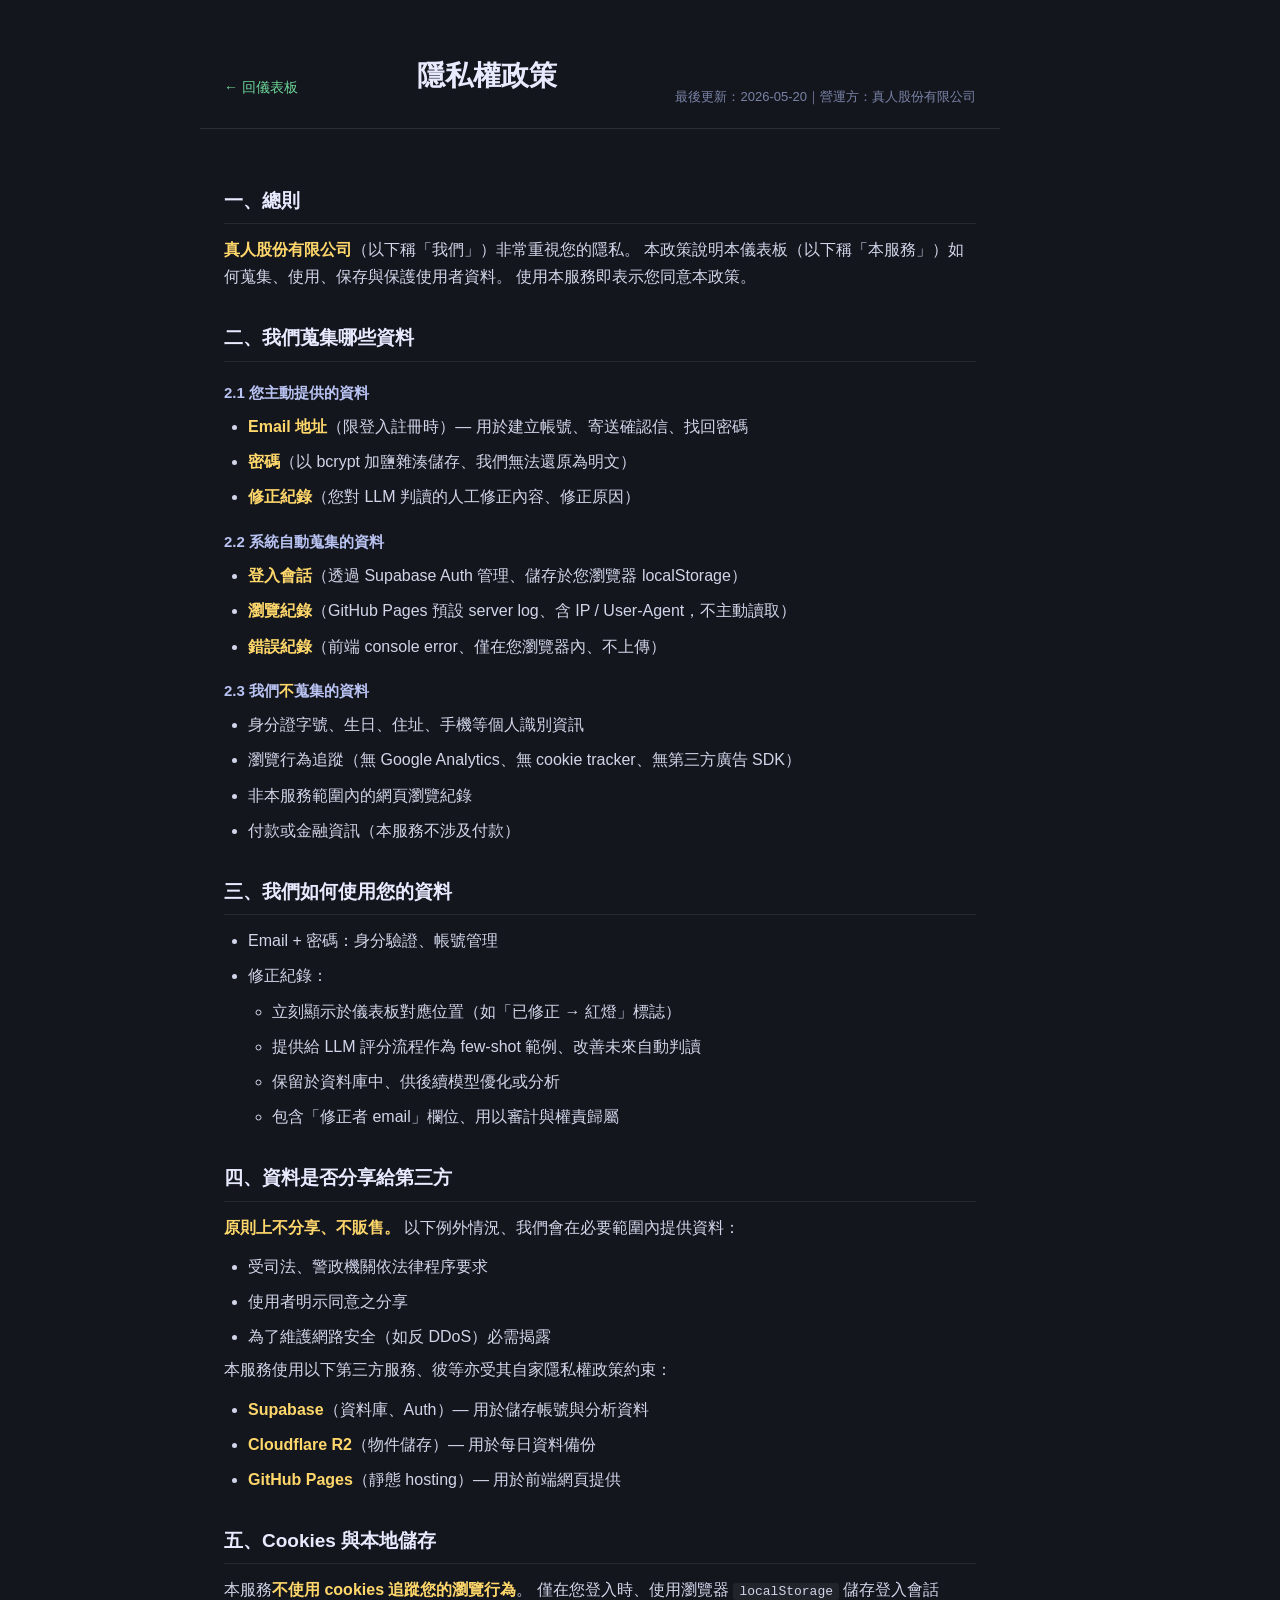
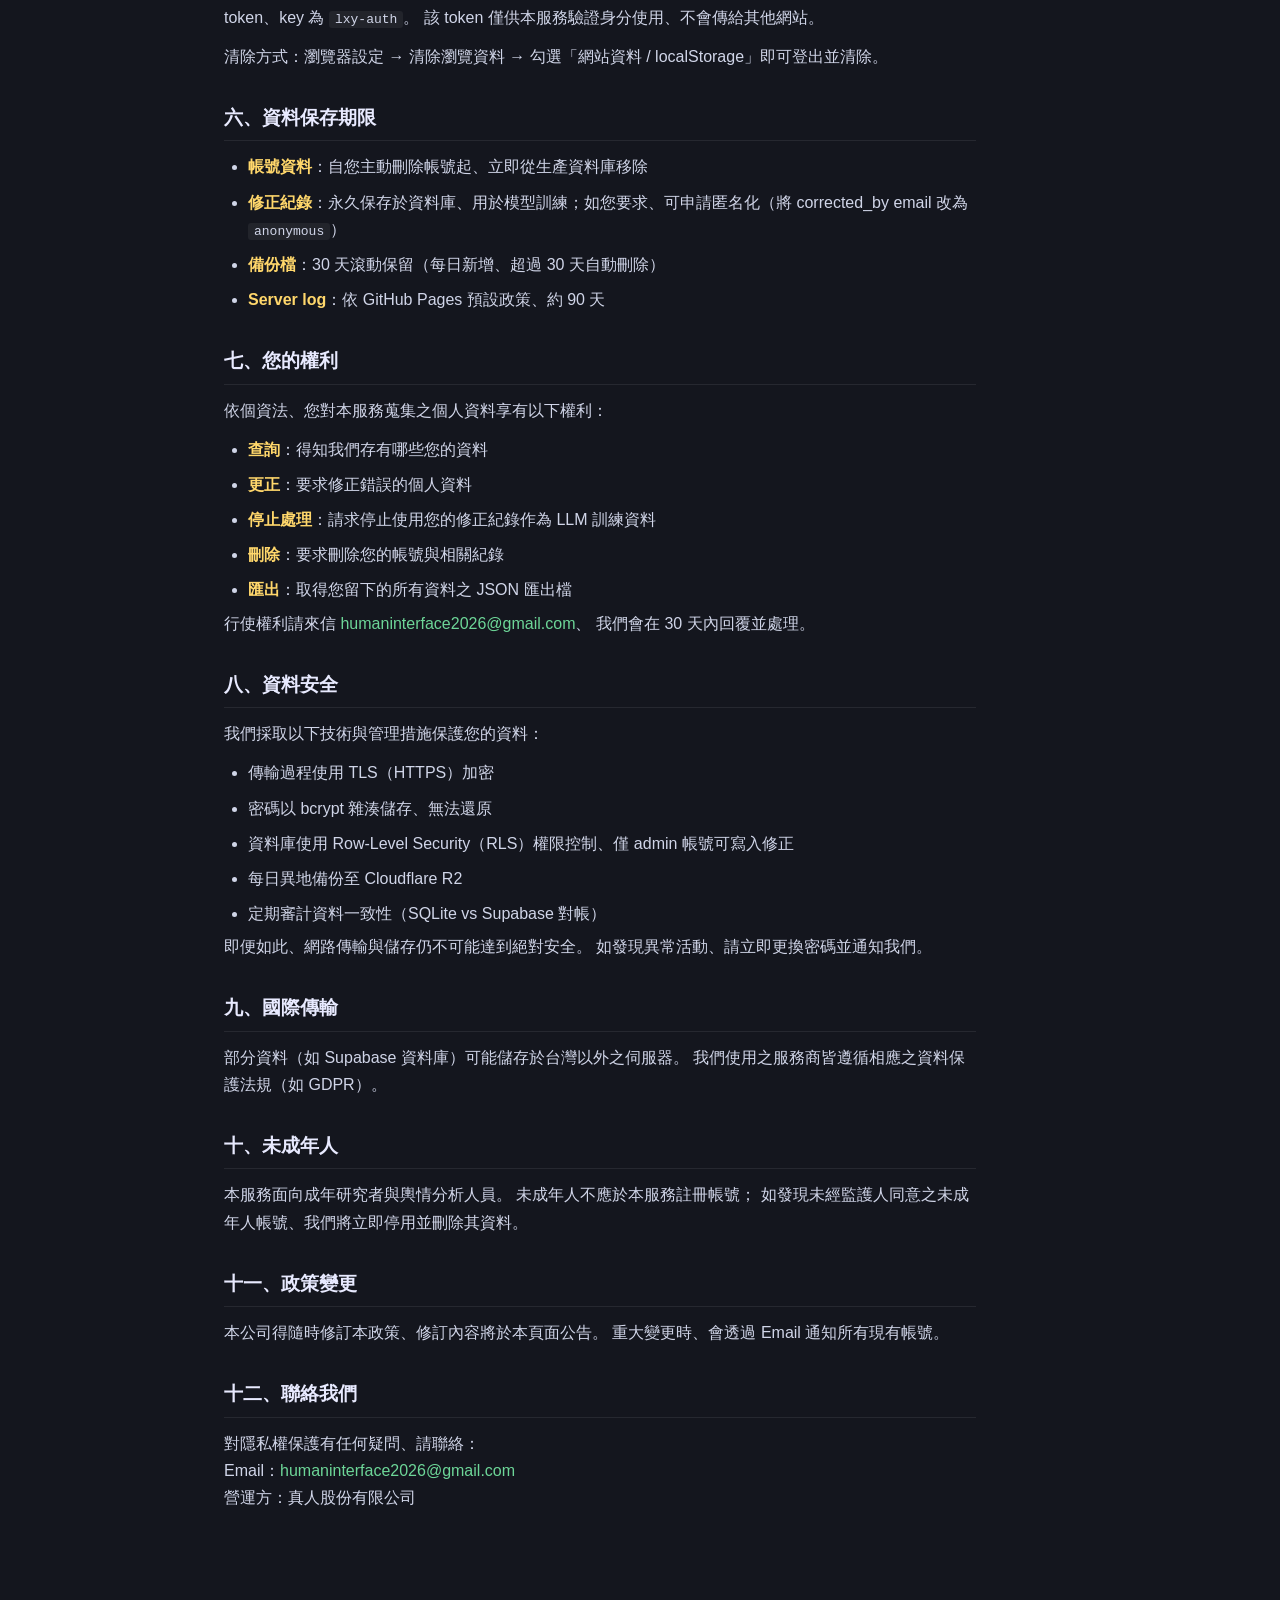
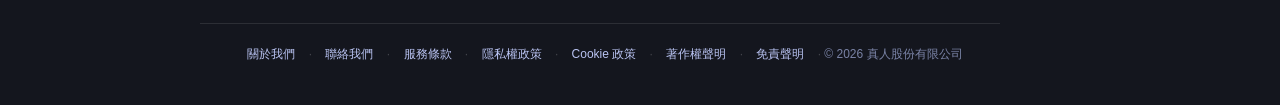
<file: privacy.html>
<!DOCTYPE html>
<html lang="zh-TW">
<head>
  <meta charset="UTF-8" />
  <meta name="viewport" content="width=device-width, initial-scale=1.0" />
  <title>隱私權政策｜政治戰情儀表板</title>
  <link rel="stylesheet" href="./style.css?v=2026-05-20-legal" />
</head>
<body class="legal-page">
  <header class="legal-header">
    <a class="legal-back" href="./index.html">← 回儀表板</a>
    <h1>隱私權政策</h1>
    <p class="legal-meta">最後更新：2026-05-20｜營運方：真人股份有限公司</p>
  </header>

  <main class="legal-body">
    <section>
      <h2>一、總則</h2>
      <p>
        <strong>真人股份有限公司</strong>（以下稱「我們」）非常重視您的隱私。
        本政策說明本儀表板（以下稱「本服務」）如何蒐集、使用、保存與保護使用者資料。
        使用本服務即表示您同意本政策。
      </p>
    </section>

    <section>
      <h2>二、我們蒐集哪些資料</h2>

      <h3>2.1 您主動提供的資料</h3>
      <ul>
        <li><strong>Email 地址</strong>（限登入註冊時）— 用於建立帳號、寄送確認信、找回密碼</li>
        <li><strong>密碼</strong>（以 bcrypt 加鹽雜湊儲存、我們無法還原為明文）</li>
        <li><strong>修正紀錄</strong>（您對 LLM 判讀的人工修正內容、修正原因）</li>
      </ul>

      <h3>2.2 系統自動蒐集的資料</h3>
      <ul>
        <li><strong>登入會話</strong>（透過 Supabase Auth 管理、儲存於您瀏覽器 localStorage）</li>
        <li><strong>瀏覽紀錄</strong>（GitHub Pages 預設 server log、含 IP / User-Agent，不主動讀取）</li>
        <li><strong>錯誤紀錄</strong>（前端 console error、僅在您瀏覽器內、不上傳）</li>
      </ul>

      <h3>2.3 我們<strong>不</strong>蒐集的資料</h3>
      <ul>
        <li>身分證字號、生日、住址、手機等個人識別資訊</li>
        <li>瀏覽行為追蹤（無 Google Analytics、無 cookie tracker、無第三方廣告 SDK）</li>
        <li>非本服務範圍內的網頁瀏覽紀錄</li>
        <li>付款或金融資訊（本服務不涉及付款）</li>
      </ul>
    </section>

    <section>
      <h2>三、我們如何使用您的資料</h2>
      <ul>
        <li>Email + 密碼：身分驗證、帳號管理</li>
        <li>修正紀錄：
          <ul>
            <li>立刻顯示於儀表板對應位置（如「已修正 → 紅燈」標誌）</li>
            <li>提供給 LLM 評分流程作為 few-shot 範例、改善未來自動判讀</li>
            <li>保留於資料庫中、供後續模型優化或分析</li>
            <li>包含「修正者 email」欄位、用以審計與權責歸屬</li>
          </ul>
        </li>
      </ul>
    </section>

    <section>
      <h2>四、資料是否分享給第三方</h2>
      <p>
        <strong>原則上不分享、不販售。</strong>
        以下例外情況、我們會在必要範圍內提供資料：
      </p>
      <ul>
        <li>受司法、警政機關依法律程序要求</li>
        <li>使用者明示同意之分享</li>
        <li>為了維護網路安全（如反 DDoS）必需揭露</li>
      </ul>
      <p>
        本服務使用以下第三方服務、彼等亦受其自家隱私權政策約束：
      </p>
      <ul>
        <li><strong>Supabase</strong>（資料庫、Auth）— 用於儲存帳號與分析資料</li>
        <li><strong>Cloudflare R2</strong>（物件儲存）— 用於每日資料備份</li>
        <li><strong>GitHub Pages</strong>（靜態 hosting）— 用於前端網頁提供</li>
      </ul>
    </section>

    <section>
      <h2>五、Cookies 與本地儲存</h2>
      <p>
        本服務<strong>不使用 cookies 追蹤您的瀏覽行為</strong>。
        僅在您登入時、使用瀏覽器 <code>localStorage</code> 儲存登入會話 token、key 為 <code>lxy-auth</code>。
        該 token 僅供本服務驗證身分使用、不會傳給其他網站。
      </p>
      <p>
        清除方式：瀏覽器設定 → 清除瀏覽資料 → 勾選「網站資料 / localStorage」即可登出並清除。
      </p>
    </section>

    <section>
      <h2>六、資料保存期限</h2>
      <ul>
        <li><strong>帳號資料</strong>：自您主動刪除帳號起、立即從生產資料庫移除</li>
        <li><strong>修正紀錄</strong>：永久保存於資料庫、用於模型訓練；如您要求、可申請匿名化（將 corrected_by email 改為 <code>anonymous</code>）</li>
        <li><strong>備份檔</strong>：30 天滾動保留（每日新增、超過 30 天自動刪除）</li>
        <li><strong>Server log</strong>：依 GitHub Pages 預設政策、約 90 天</li>
      </ul>
    </section>

    <section>
      <h2>七、您的權利</h2>
      <p>依個資法、您對本服務蒐集之個人資料享有以下權利：</p>
      <ul>
        <li><strong>查詢</strong>：得知我們存有哪些您的資料</li>
        <li><strong>更正</strong>：要求修正錯誤的個人資料</li>
        <li><strong>停止處理</strong>：請求停止使用您的修正紀錄作為 LLM 訓練資料</li>
        <li><strong>刪除</strong>：要求刪除您的帳號與相關紀錄</li>
        <li><strong>匯出</strong>：取得您留下的所有資料之 JSON 匯出檔</li>
      </ul>
      <p>
        行使權利請來信
        <a href="mailto:humaninterface2026@gmail.com">humaninterface2026@gmail.com</a>、
        我們會在 30 天內回覆並處理。
      </p>
    </section>

    <section>
      <h2>八、資料安全</h2>
      <p>我們採取以下技術與管理措施保護您的資料：</p>
      <ul>
        <li>傳輸過程使用 TLS（HTTPS）加密</li>
        <li>密碼以 bcrypt 雜湊儲存、無法還原</li>
        <li>資料庫使用 Row-Level Security（RLS）權限控制、僅 admin 帳號可寫入修正</li>
        <li>每日異地備份至 Cloudflare R2</li>
        <li>定期審計資料一致性（SQLite vs Supabase 對帳）</li>
      </ul>
      <p>
        即便如此、網路傳輸與儲存仍不可能達到絕對安全。
        如發現異常活動、請立即更換密碼並通知我們。
      </p>
    </section>

    <section>
      <h2>九、國際傳輸</h2>
      <p>
        部分資料（如 Supabase 資料庫）可能儲存於台灣以外之伺服器。
        我們使用之服務商皆遵循相應之資料保護法規（如 GDPR）。
      </p>
    </section>

    <section>
      <h2>十、未成年人</h2>
      <p>
        本服務面向成年研究者與輿情分析人員。
        未成年人不應於本服務註冊帳號；
        如發現未經監護人同意之未成年人帳號、我們將立即停用並刪除其資料。
      </p>
    </section>

    <section>
      <h2>十一、政策變更</h2>
      <p>
        本公司得隨時修訂本政策、修訂內容將於本頁面公告。
        重大變更時、會透過 Email 通知所有現有帳號。
      </p>
    </section>

    <section>
      <h2>十二、聯絡我們</h2>
      <p>
        對隱私權保護有任何疑問、請聯絡：
        <br>Email：<a href="mailto:humaninterface2026@gmail.com">humaninterface2026@gmail.com</a>
        <br>營運方：真人股份有限公司
      </p>
    </section>
  </main>

  <footer class="legal-footer">
    <a href="./about.html">關於我們</a>
    <span class="sep">·</span>
    <a href="./contact.html">聯絡我們</a>
    <span class="sep">·</span>
    <a href="./terms.html">服務條款</a>
    <span class="sep">·</span>
    <a href="./privacy.html">隱私權政策</a>
    <span class="sep">·</span>
    <a href="./cookies.html">Cookie 政策</a>
    <span class="sep">·</span>
    <a href="./copyright.html">著作權聲明</a>
    <span class="sep">·</span>
    <a href="./disclaimer.html">免責聲明</a>
    <span class="sep">·</span>
    <span>© 2026 真人股份有限公司</span>
  </footer>
</body>
</html>
</file>
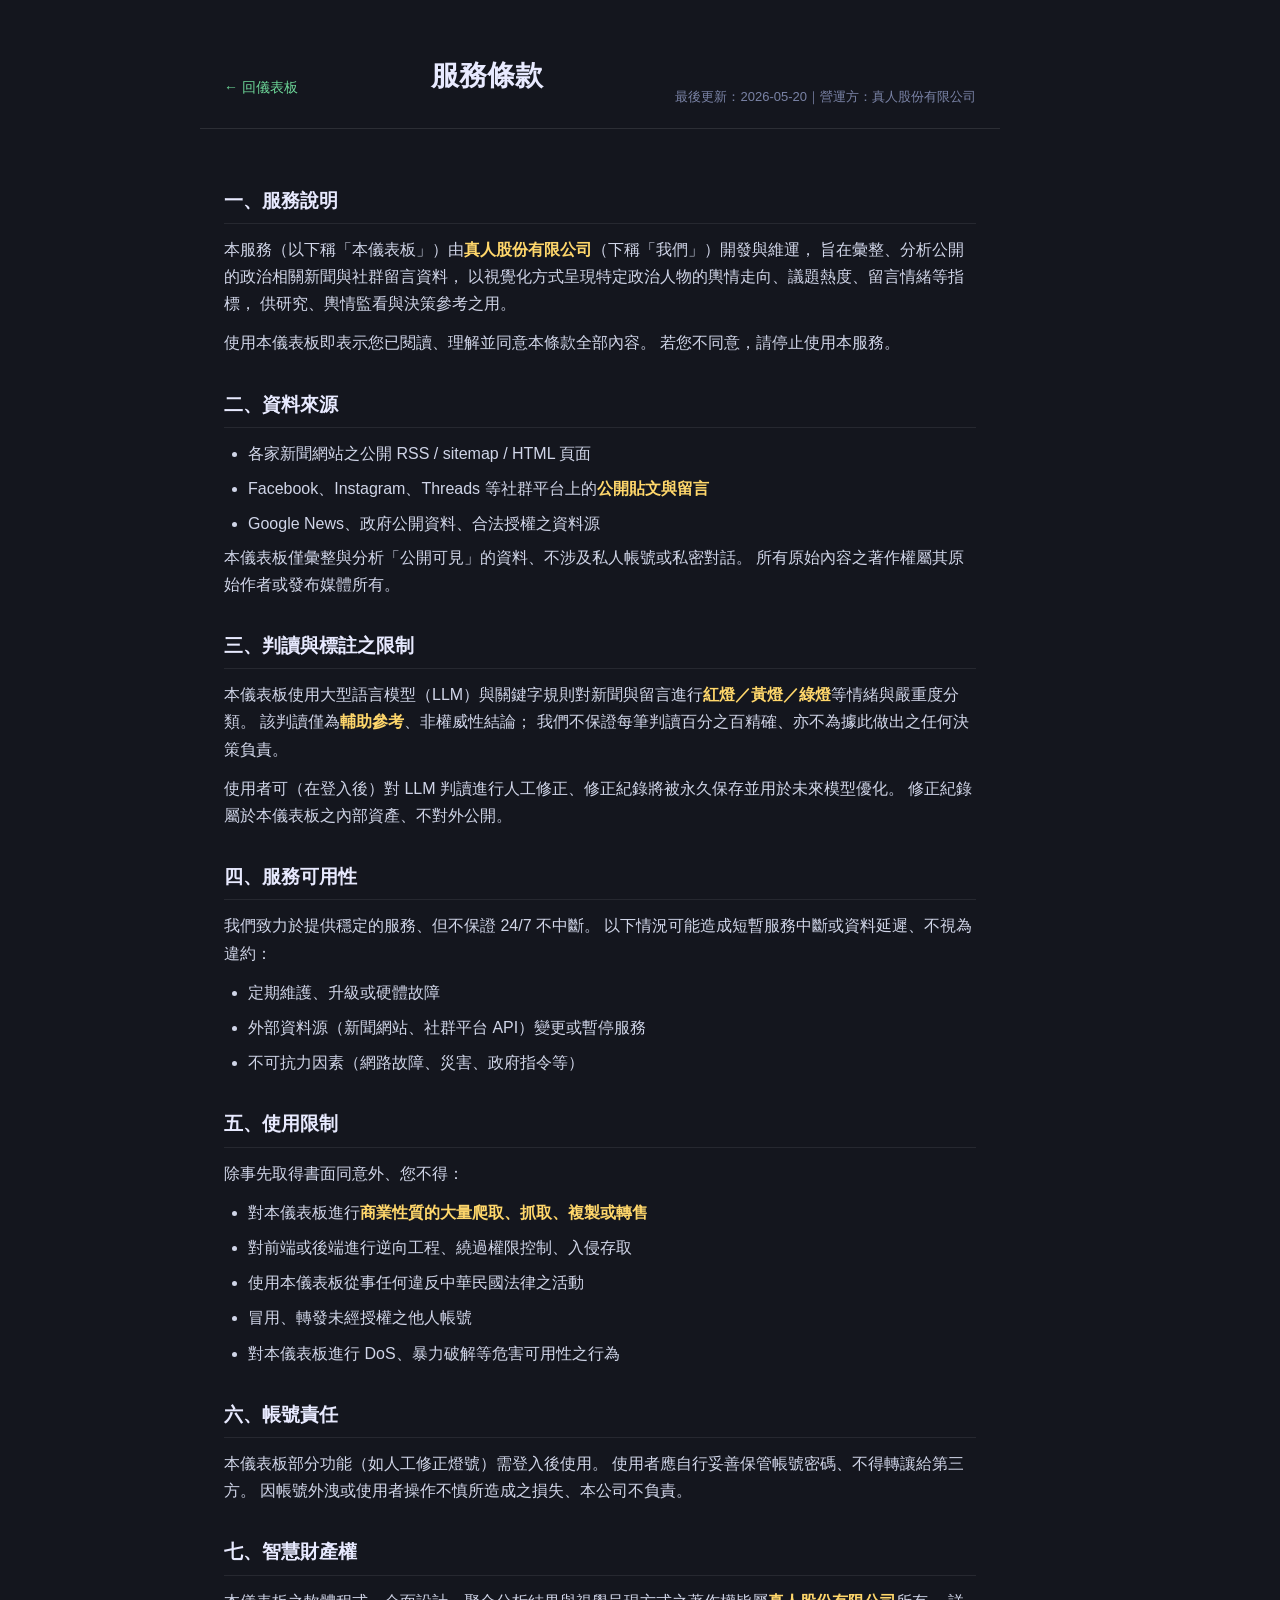
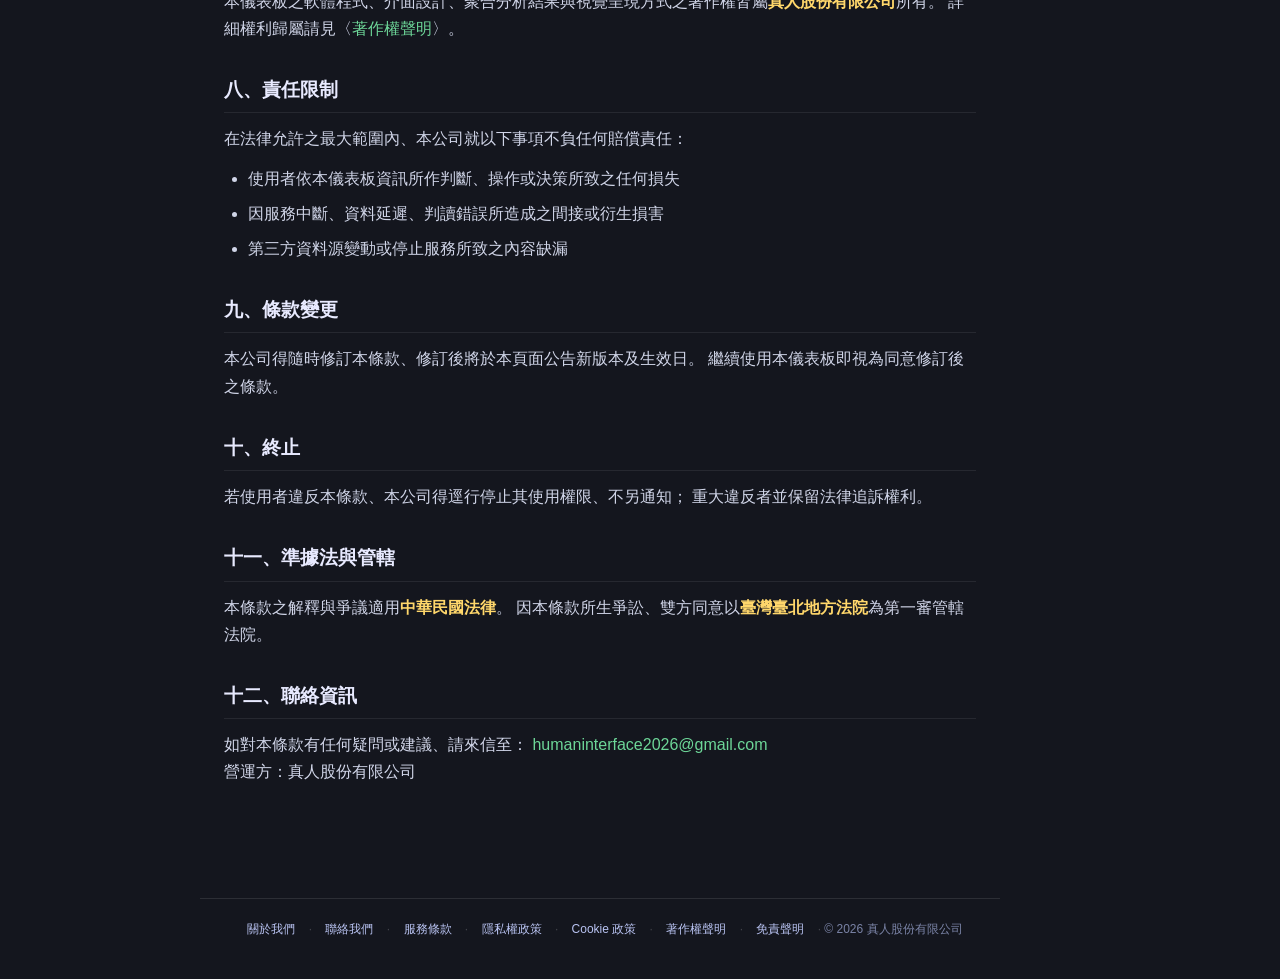
<file: terms.html>
<!DOCTYPE html>
<html lang="zh-TW">
<head>
  <meta charset="UTF-8" />
  <meta name="viewport" content="width=device-width, initial-scale=1.0" />
  <title>服務條款｜政治戰情儀表板</title>
  <link rel="stylesheet" href="./style.css?v=2026-05-20-legal" />
</head>
<body class="legal-page">
  <header class="legal-header">
    <a class="legal-back" href="./index.html">← 回儀表板</a>
    <h1>服務條款</h1>
    <p class="legal-meta">最後更新：2026-05-20｜營運方：真人股份有限公司</p>
  </header>

  <main class="legal-body">
    <section>
      <h2>一、服務說明</h2>
      <p>
        本服務（以下稱「本儀表板」）由<strong>真人股份有限公司</strong>（下稱「我們」）開發與維運，
        旨在彙整、分析公開的政治相關新聞與社群留言資料，
        以視覺化方式呈現特定政治人物的輿情走向、議題熱度、留言情緒等指標，
        供研究、輿情監看與決策參考之用。
      </p>
      <p>
        使用本儀表板即表示您已閱讀、理解並同意本條款全部內容。
        若您不同意，請停止使用本服務。
      </p>
    </section>

    <section>
      <h2>二、資料來源</h2>
      <ul>
        <li>各家新聞網站之公開 RSS / sitemap / HTML 頁面</li>
        <li>Facebook、Instagram、Threads 等社群平台上的<strong>公開貼文與留言</strong></li>
        <li>Google News、政府公開資料、合法授權之資料源</li>
      </ul>
      <p>
        本儀表板僅彙整與分析「公開可見」的資料、不涉及私人帳號或私密對話。
        所有原始內容之著作權屬其原始作者或發布媒體所有。
      </p>
    </section>

    <section>
      <h2>三、判讀與標註之限制</h2>
      <p>
        本儀表板使用大型語言模型（LLM）與關鍵字規則對新聞與留言進行<strong>紅燈／黃燈／綠燈</strong>等情緒與嚴重度分類。
        該判讀僅為<strong>輔助參考</strong>、非權威性結論；
        我們不保證每筆判讀百分之百精確、亦不為據此做出之任何決策負責。
      </p>
      <p>
        使用者可（在登入後）對 LLM 判讀進行人工修正、修正紀錄將被永久保存並用於未來模型優化。
        修正紀錄屬於本儀表板之內部資產、不對外公開。
      </p>
    </section>

    <section>
      <h2>四、服務可用性</h2>
      <p>
        我們致力於提供穩定的服務、但不保證 24/7 不中斷。
        以下情況可能造成短暫服務中斷或資料延遲、不視為違約：
      </p>
      <ul>
        <li>定期維護、升級或硬體故障</li>
        <li>外部資料源（新聞網站、社群平台 API）變更或暫停服務</li>
        <li>不可抗力因素（網路故障、災害、政府指令等）</li>
      </ul>
    </section>

    <section>
      <h2>五、使用限制</h2>
      <p>除事先取得書面同意外、您不得：</p>
      <ul>
        <li>對本儀表板進行<strong>商業性質的大量爬取、抓取、複製或轉售</strong></li>
        <li>對前端或後端進行逆向工程、繞過權限控制、入侵存取</li>
        <li>使用本儀表板從事任何違反中華民國法律之活動</li>
        <li>冒用、轉發未經授權之他人帳號</li>
        <li>對本儀表板進行 DoS、暴力破解等危害可用性之行為</li>
      </ul>
    </section>

    <section>
      <h2>六、帳號責任</h2>
      <p>
        本儀表板部分功能（如人工修正燈號）需登入後使用。
        使用者應自行妥善保管帳號密碼、不得轉讓給第三方。
        因帳號外洩或使用者操作不慎所造成之損失、本公司不負責。
      </p>
    </section>

    <section>
      <h2>七、智慧財產權</h2>
      <p>
        本儀表板之軟體程式、介面設計、聚合分析結果與視覺呈現方式之著作權皆屬<strong>真人股份有限公司</strong>所有。
        詳細權利歸屬請見〈<a href="./copyright.html">著作權聲明</a>〉。
      </p>
    </section>

    <section>
      <h2>八、責任限制</h2>
      <p>
        在法律允許之最大範圍內、本公司就以下事項不負任何賠償責任：
      </p>
      <ul>
        <li>使用者依本儀表板資訊所作判斷、操作或決策所致之任何損失</li>
        <li>因服務中斷、資料延遲、判讀錯誤所造成之間接或衍生損害</li>
        <li>第三方資料源變動或停止服務所致之內容缺漏</li>
      </ul>
    </section>

    <section>
      <h2>九、條款變更</h2>
      <p>
        本公司得隨時修訂本條款、修訂後將於本頁面公告新版本及生效日。
        繼續使用本儀表板即視為同意修訂後之條款。
      </p>
    </section>

    <section>
      <h2>十、終止</h2>
      <p>
        若使用者違反本條款、本公司得逕行停止其使用權限、不另通知；
        重大違反者並保留法律追訴權利。
      </p>
    </section>

    <section>
      <h2>十一、準據法與管轄</h2>
      <p>
        本條款之解釋與爭議適用<strong>中華民國法律</strong>。
        因本條款所生爭訟、雙方同意以<strong>臺灣臺北地方法院</strong>為第一審管轄法院。
      </p>
    </section>

    <section>
      <h2>十二、聯絡資訊</h2>
      <p>
        如對本條款有任何疑問或建議、請來信至：
        <a href="mailto:humaninterface2026@gmail.com">humaninterface2026@gmail.com</a>
        <br>
        營運方：真人股份有限公司
      </p>
    </section>
  </main>

  <footer class="legal-footer">
    <a href="./about.html">關於我們</a>
    <span class="sep">·</span>
    <a href="./contact.html">聯絡我們</a>
    <span class="sep">·</span>
    <a href="./terms.html">服務條款</a>
    <span class="sep">·</span>
    <a href="./privacy.html">隱私權政策</a>
    <span class="sep">·</span>
    <a href="./cookies.html">Cookie 政策</a>
    <span class="sep">·</span>
    <a href="./copyright.html">著作權聲明</a>
    <span class="sep">·</span>
    <a href="./disclaimer.html">免責聲明</a>
    <span class="sep">·</span>
    <span>© 2026 真人股份有限公司</span>
  </footer>
</body>
</html>
</file>
<file: style.css>
*{box-sizing:border-box}
body{font-family:-apple-system,BlinkMacSystemFont,'Segoe UI',Roboto,sans-serif;background:#0b1020;color:#e8ecff;margin:0;padding:16px;max-width:1200px;margin-inline:auto;line-height:1.45}
button.mode-btn{padding:6px 14px;background:#16203f;color:#b9c3f2;border:1px solid #2a335f;border-radius:5px;cursor:pointer;font-size:13px;transition:background 0.15s, color 0.15s}
button.mode-btn:hover{background:#1d2b50;color:#e8ecff}
button.mode-btn.is-active{background:#5a79ff;color:#0a0e1a;border-color:#5a79ff;font-weight:600}
button.light-item{display:inline-block;padding:2px 8px;background:transparent;color:inherit;border:1px solid transparent;border-radius:4px;font-size:inherit;cursor:pointer;transition:background 0.12s, border-color 0.12s}
button.light-item:hover{background:#16203f;border-color:#5a79ff}
.light-item-empty{display:inline-block;padding:2px 8px;color:#6b7280;font-size:inherit}
.stream-row{display:flex;flex-wrap:wrap;gap:8px;margin-bottom:4px}
button.stream-btn{padding:5px 12px;background:#0c1228;border:1px solid #2a335f;border-radius:5px;font-size:13px;font-weight:600;cursor:pointer;transition:background 0.12s,transform 0.05s}
button.stream-btn:hover{background:#16203f;transform:translateY(-1px)}
button.stream-btn:active{transform:translateY(0)}
.stream-btn-empty{padding:5px 12px;background:#0c1228;border:1px solid #1a2241;border-radius:5px;font-size:13px;color:#5a679a}
header{display:flex;justify-content:space-between;align-items:end;gap:12px;margin-bottom:16px;flex-wrap:wrap}
h1{margin:0;font-size:clamp(22px,5vw,32px)}
#updated{margin:0;color:#b9c3f2;font-size:13px}
.cards{display:grid;grid-template-columns:repeat(auto-fit,minmax(150px,1fr));gap:10px;margin-bottom:14px}
.card,.panel{background:#121935;border:1px solid #2a335f;border-radius:12px;padding:12px;min-width:0}
.card h3{margin:0 0 6px 0;font-size:14px;color:#b9c3f2}
.card.card-clickable{cursor:pointer;transition:background 0.15s,border-color 0.15s,transform 0.1s}
.card.card-clickable:hover{background:#16203f;border-color:#3a5cd0;transform:translateY(-1px)}
.card.card-clickable::after{content:'⤴';position:absolute;top:6px;right:8px;color:#5a79ff;font-size:11px;opacity:0.5}
.card.card-clickable{position:relative}
#hourChart{cursor:pointer}
.num{font-size:24px;font-weight:700;word-break:break-word}
.panel{margin-bottom:14px}
.panel h2{margin:0 0 8px 0;font-size:18px}
.panel h3{margin:0 0 6px 0;font-size:15px;color:#b9c3f2}
.panel-toggle{width:100%;display:flex;align-items:center;justify-content:space-between;gap:10px;background:transparent;border:0;color:inherit;padding:0;cursor:pointer;text-align:left}
.panel-toggle h2{margin:0}
.panel-content{margin-top:8px}
.chev{font-size:18px;color:#9fb0ea;transition:transform .18s ease}
.collapsible.collapsed .panel-content{display:none}
.collapsible.collapsed .chev{transform:rotate(-90deg)}
a{color:#7fc0ff;text-decoration:none;overflow-wrap:anywhere;word-break:break-word}
a:hover{text-decoration:underline}
.badge{padding:4px 10px;border-radius:999px;font-weight:700;display:inline-block}
.紅{background:#5b1d2a;color:#ffb3bf}.黃{background:#594a16;color:#ffe08a}.綠{background:#1a5031;color:#9ff0b5}
ul,ol{padding-left:20px;margin:0}
li{margin:8px 0;overflow-wrap:anywhere;word-break:break-word}
.two-col{display:grid;grid-template-columns:1fr 1fr;gap:14px}
canvas{max-width:100%;margin:4px 0 8px 0}
#incidentMap{height:380px;border-radius:12px;overflow:hidden;border:1px solid #2a335f}
.map-popup{font-size:12px;line-height:1.5;color:#111}
#hotspotSuggestions .chip{display:inline-block;padding:2px 8px;border-radius:999px;background:#1d2a4f;border:1px solid #2a335f;margin:3px 4px 0 0;color:#d8e2ff;font-size:12px}
.hint{margin:0 0 10px 0;color:#9fb0ea;font-size:13px}
.platform-box{border:1px solid #2a335f;border-radius:10px;padding:10px;margin:10px 0;background:#0f1630}
.platform-box h3{margin:0 0 6px 0;font-size:14px;color:#d8e2ff}
.platform-box ol{margin:0;padding-left:18px}
.platform-box li{margin:6px 0}

/* ============ Social signal cards (now clickable) ============ */
.social-signal-grid{display:grid;grid-template-columns:repeat(auto-fit,minmax(220px,1fr));gap:10px}
.social-card{border:1px solid #2a335f;border-radius:10px;padding:10px;background:#0f1630;cursor:pointer;transition:border-color .15s,transform .1s,background .15s;text-align:left;color:inherit;font:inherit}
.social-card:hover{border-color:#5a79ff;background:#131d45}
.social-card:active{transform:scale(0.99)}
.social-card:focus-visible{outline:2px solid #7fc0ff;outline-offset:2px}
.social-card h3{margin:0 0 8px 0;color:#d8e2ff;font-size:15px}
.social-row{display:flex;gap:8px;align-items:center;justify-content:space-between;font-size:14px;margin:6px 0}
.social-row .tag{font-weight:700}
.social-card .drill-hint{margin-top:8px;font-size:11px;color:#8da0d8;opacity:.7;font-style:italic}

/* ============ Topic heat panel ============ */
.topic-controls{display:flex;align-items:center;gap:10px;flex-wrap:wrap;margin-bottom:8px}
.topic-controls label{color:#b9c3f2;font-size:13px}
#topicSelect{background:#1d2a4f;border:1px solid #2a335f;color:#e8ecff;padding:6px 10px;border-radius:8px;font-size:14px;min-width:160px;cursor:pointer}
#topicSelect:focus-visible{outline:2px solid #7fc0ff;outline-offset:2px}
.topic-info{color:#9fb0ea;font-size:12px}
.topic-section-title{margin-top:14px}
.topic-trends-meta{margin:8px 0 10px 0;color:#b9c3f2;font-size:12.5px}
.topic-trends-meta .trends-warn{color:#ffe08a;font-weight:600}
.topic-external-row{display:flex;gap:10px;align-items:center;flex-wrap:wrap;margin:6px 0 14px 0}
.topic-external-btn{display:inline-flex;align-items:center;gap:8px;background:#2b4b9e;border:1px solid #5a79ff;color:#fff !important;padding:8px 14px;border-radius:8px;font-size:14px;font-weight:600;text-decoration:none;transition:background .15s,transform .08s}
.topic-external-btn:hover{background:#345bbd;text-decoration:none}
.topic-external-btn:active{transform:scale(0.99)}
.topic-external-hint{color:#8da0d8;font-size:12px}

.topic-custom-row{display:flex;gap:10px;align-items:center;flex-wrap:wrap;margin:10px 0 18px 0;padding:12px 14px;border:1px dashed #4a5680;border-radius:8px;background:#161b38}
.topic-custom-row label{color:#b9c3f2;font-size:13px;font-weight:600}
.topic-custom-row input[type="text"]{background:#0f1330;color:#e8eaff;border:1px solid #2a3360;border-radius:6px;padding:6px 10px;font-size:14px;min-width:200px;outline:none;transition:border-color .15s}
.topic-custom-row input[type="text"]:focus{border-color:#5a79ff}
.topic-custom-row select{background:#0f1330;color:#e8eaff;border:1px solid #2a3360;border-radius:6px;padding:6px 8px;font-size:13px;cursor:pointer}
.topic-custom-row button#topicCustomBtn{background:#2b4b9e;border:1px solid #5a79ff;color:#fff;padding:7px 14px;border-radius:6px;font-size:14px;font-weight:600;cursor:pointer;transition:background .15s}
.topic-custom-row button#topicCustomBtn:hover{background:#345bbd}
.topic-custom-recent{flex-basis:100%;display:flex;gap:6px;align-items:center;flex-wrap:wrap;margin-top:6px}
.topic-custom-recent .recent-label{color:#8da0d8;font-size:12px}
.topic-custom-recent .recent-chip{background:#1c2342;color:#e8eaff;border:1px solid #2a3360;border-radius:14px;padding:3px 10px;font-size:12px;cursor:pointer;transition:background .15s,border-color .15s}
.topic-custom-recent .recent-chip:hover{background:#2a3360;border-color:#5a79ff}
.topic-custom-recent .recent-clear{background:transparent;color:#8da0d8;border:none;cursor:pointer;font-size:13px;margin-left:4px}
.topic-custom-recent .recent-clear:hover{color:#ff5757}

.topic-custom-external{display:inline-flex;align-items:center;gap:4px;background:transparent;color:#79a4ff !important;border:1px solid #2a3360;border-radius:6px;padding:7px 12px;font-size:13px;font-weight:500;text-decoration:none;transition:border-color .15s,background .15s}
.topic-custom-external:hover{border-color:#5a79ff;background:#1c2342;text-decoration:none}

.topic-custom-embed{margin:0 0 18px 0}
.topic-custom-embed:empty{display:none}
.topic-custom-embed-header{color:#b9c3f2;font-size:13px;padding:8px 12px;background:#1c2342;border:1px solid #2a3360;border-bottom:none;border-radius:8px 8px 0 0;display:flex;flex-wrap:wrap;align-items:center;gap:10px}
.topic-custom-embed-hint{color:#8da0d8;font-size:12px;margin-left:auto}
.topic-custom-embed-hint .muted{color:#6a7aa8}
.topic-custom-embed-iframe{width:100%;height:480px;border:1px solid #2a3360;border-radius:0 0 8px 8px;background:#fff;display:block}

/* ============ Red-ratio alert banner ============ */
.alert-banner{padding:12px 16px;border-radius:10px;font-weight:600;margin-bottom:14px;display:flex;gap:10px;align-items:center;animation:alertPulse 2.2s ease-in-out infinite}
.alert-banner.hidden{display:none}
.alert-banner.level-red{background:linear-gradient(90deg,#5b1d2a,#7a2235);color:#ffd0d8;border:1px solid #a33348}
.alert-banner.level-yellow{background:linear-gradient(90deg,#4a3c10,#5e4d18);color:#ffe6a3;border:1px solid #8f721d;animation:none}
.alert-banner .icon{font-size:22px;line-height:1}
.alert-banner .msg{flex:1;font-size:14px}
.alert-banner .platform-chips{display:flex;gap:6px;flex-wrap:wrap}
.alert-banner .chip{background:rgba(255,255,255,0.1);padding:2px 8px;border-radius:999px;font-size:12px;font-weight:500}
@keyframes alertPulse{
  0%, 100% { box-shadow: 0 0 0 0 rgba(163,51,72,0.4); }
  50% { box-shadow: 0 0 0 8px rgba(163,51,72,0); }
}

/* ============ Red comments list (grouped by platform) ============ */
.red-group{border:1px solid #3a1f2a;border-radius:10px;padding:10px;margin:10px 0;background:#1a0f16}
.red-group h3{margin:0 0 6px 0;font-size:14px;color:#ffb3bf}
.red-group ul{padding-left:18px}
.red-group li{margin:6px 0;color:#f0e0e4;line-height:1.5}
.red-group .author{color:#ffb3bf;font-weight:600}
.red-group .when{color:#9fb0ea;font-size:12px;margin-left:6px}

/* ============ Modal (drilldown viewer) ============ */
.modal{position:fixed;inset:0;z-index:1000;display:flex;align-items:center;justify-content:center;padding:20px}
.modal.hidden{display:none}
.modal-backdrop{position:absolute;inset:0;background:rgba(4,8,24,0.75);backdrop-filter:blur(4px)}
.modal-panel{position:relative;background:#121935;border:1px solid #2a335f;border-radius:14px;width:min(820px, 95vw);max-height:85vh;display:flex;flex-direction:column;overflow:hidden;box-shadow:0 20px 60px rgba(0,0,0,0.5)}
.modal-header{display:flex;justify-content:space-between;align-items:center;padding:14px 18px;border-bottom:1px solid #2a335f}
.modal-header h2{margin:0;font-size:17px}
.modal-close{background:transparent;border:0;color:#d8e2ff;font-size:20px;cursor:pointer;padding:4px 8px;line-height:1;border-radius:6px}
.modal-close:hover{background:#1d2a4f}
.modal-filters{display:flex;gap:6px;padding:10px 14px;border-bottom:1px solid #2a335f;flex-wrap:wrap}
.filter-btn{background:#1d2a4f;border:1px solid #2a335f;color:#b9c3f2;padding:4px 12px;border-radius:999px;font-size:13px;cursor:pointer;font-weight:500;transition:background .12s,border-color .12s}
.filter-btn:hover{background:#2a335f}
.filter-btn.active{background:#2b4b9e;border-color:#5a79ff;color:#fff}
.modal-summary{padding:8px 18px;color:#9fb0ea;font-size:13px;border-bottom:1px solid #2a335f}
.modal-body{overflow-y:auto;padding:8px 14px 14px 14px;flex:1}
.comment-item{padding:10px 12px;border:1px solid #2a335f;border-radius:8px;margin:8px 0;background:#0f1630}
.comment-item .hdr{display:flex;gap:8px;align-items:center;margin-bottom:4px;font-size:13px;flex-wrap:wrap}
.comment-item .author{font-weight:600;color:#d8e2ff}
.comment-item .when{color:#9fb0ea;font-size:12px}
.comment-item .light-chip{padding:2px 8px;border-radius:999px;font-size:11px;font-weight:700}
.comment-item .light-chip.red{background:#5b1d2a;color:#ffb3bf}
.comment-item .light-chip.yellow{background:#594a16;color:#ffe08a}
.comment-item .light-chip.green{background:#1a5031;color:#9ff0b5}
.comment-item .text{color:#e8ecff;font-size:14px;line-height:1.55;white-space:pre-wrap}
.comment-item .linkrow{margin-top:4px;font-size:12px}

.mention-list{margin:0;padding-left:24px;color:#e8ecff;line-height:1.7}
.mention-list li{margin:6px 0;padding:4px 8px;border-radius:6px;border:1px solid transparent}
.mention-list li.co-mention{background:#3a2f0a;border-color:#7a611a}
.mention-list .mention-meta{color:#9fb0ea;font-size:12px;font-family:ui-monospace,Menlo,monospace}
.mention-list .co-chip{display:inline-block;background:#7a611a;color:#ffe08a;padding:1px 8px;border-radius:999px;font-size:11px;font-weight:600;margin-right:6px}
.mention-list a{color:#9fc4ff;text-decoration:none}
.mention-list a:hover{text-decoration:underline}
.mention-summary-note{color:#ffe08a;font-size:12px;margin:0 0 10px 0;padding:6px 10px;background:#3a2f0a;border-left:3px solid #7a611a;border-radius:4px}
#mentionChart{cursor:pointer}

.map-popup .lifetime-hint{display:inline-block;margin-top:4px;color:#9fb0ea;font-size:11px;font-style:italic}

.hotspot-list-header{display:flex;align-items:baseline;justify-content:space-between;gap:12px;margin:14px 0 8px 0;flex-wrap:wrap}
.hotspot-list-header h3{margin:0;color:#d8e2ff;font-size:15px}
.hotspot-summary{color:#b9c3f2;font-size:13px;font-feature-settings:"tnum"}
.hotspot-list{display:grid;grid-template-columns:repeat(auto-fill,minmax(220px,1fr));gap:8px}
.hotspot-card{background:#0f1630;border:1px solid #2a335f;border-left-width:4px;border-radius:8px;padding:10px;cursor:pointer;transition:background 0.15s, transform 0.1s}
.hotspot-card:hover{background:#16203f;transform:translateY(-1px)}
.hotspot-card.level-red{border-left-color:#ff4d4f}
.hotspot-card.level-yellow{border-left-color:#f7c948}
.hotspot-card.level-green{border-left-color:#20c997}
/* 占位卡（22 縣市覆蓋，今日無新聞）*/
.hotspot-card.placeholder{opacity:0.55;cursor:default;border-left-color:#3a4a6a;background:#0a1024}
.hotspot-card.placeholder:hover{background:#0a1024;transform:none}
.hotspot-card.placeholder .hc-level-chip{background:#1f2541;color:#7a86b8}
.hotspot-card.placeholder .hc-title{color:#9aa6cc}
.hc-placeholder-msg{font-size:12px;color:#7a86b8;font-style:italic}
.hc-row1{display:flex;align-items:center;gap:8px;margin-bottom:6px}
.hc-level-chip{padding:1px 8px;border-radius:999px;font-size:10px;font-weight:700;letter-spacing:0.5px;flex-shrink:0}
.hc-level-chip.red{background:#5b1d2a;color:#ffb3bf}
.hc-level-chip.yellow{background:#594a16;color:#ffe08a}
.hc-level-chip.green{background:#1a5031;color:#9ff0b5}
.hc-title{font-weight:600;color:#e8ecff;font-size:14px;line-height:1.3}
.hc-row2{display:flex;justify-content:space-between;align-items:center;color:#9fb0ea;font-size:12px;margin-bottom:4px}
.hc-count{font-weight:700;color:#d8e2ff;font-feature-settings:"tnum"}
.hc-source-tag{font-size:11px;background:#1a2241;padding:1px 6px;border-radius:4px}
.hc-place{color:#b9c3f2;font-size:12px;margin:4px 0}
.hc-platform{color:#9fb0ea;font-size:11px;margin-bottom:4px}
.hc-lifetime{color:#9fb0ea;font-size:11px;font-style:italic}

/* City grouping */
.hotspot-city-section{margin-top:14px}
button.hotspot-city-header{display:flex;align-items:center;gap:10px;flex-wrap:wrap;width:100%;padding:6px 10px;background:#16203f;border:1px solid transparent;border-left:3px solid #5a79ff;border-radius:4px;margin-bottom:8px;cursor:pointer;text-align:left;color:inherit;transition:background 0.15s}
button.hotspot-city-header:hover{background:#1a2750}
.city-arrow{font-size:11px;color:#9fb0ea;transition:transform 0.15s;flex-shrink:0}
.hotspot-city-section.collapsed .city-arrow{transform:rotate(-90deg)}
.hotspot-city-section.collapsed > .hotspot-list{display:none}
.hotspot-city-header h4{margin:0;color:#d8e2ff;font-size:14px}
.city-counts{color:#b9c3f2;font-size:12px;font-feature-settings:"tnum";margin-left:auto}
.city-urgent{color:#ffb3bf;font-weight:700}

/* Urgent card emphasis */
.hotspot-card.urgent{border-color:#ff4d4f;box-shadow:0 0 0 1px #ff4d4f55,0 4px 14px rgba(255,77,79,0.2)}
.hc-urgent-badge{margin-left:auto;background:#5b1d2a;color:#ffb3bf;padding:1px 6px;border-radius:4px;font-size:11px;font-weight:700;flex-shrink:0}
.hc-negativity{padding:1px 6px;border-radius:4px;font-size:11px;font-weight:600}
.hc-negativity.high{background:#5b1d2a;color:#ffb3bf}
.hc-negativity.mid{background:#594a16;color:#ffe08a}
.hc-negativity.low{background:#1a3a2e;color:#9ff0b5}

/* Hotspot legend (judgment helper) */
.hotspot-legend{margin:8px 0 14px 0;background:#0c1228;border:1px solid #2a335f;border-left:3px solid #5a79ff;border-radius:6px;padding:10px 14px;font-size:13px}
.hotspot-legend summary{cursor:pointer;color:#dbe8ff;font-weight:600;font-size:14px;list-style:none;outline:none;user-select:none}
.hotspot-legend summary::-webkit-details-marker{display:none}
.hotspot-legend summary::before{content:'▾';display:inline-block;margin-right:6px;font-size:12px;color:#9fb0ea;transition:transform 0.15s}
.hotspot-legend:not([open]) summary::before{transform:rotate(-90deg)}
.hotspot-legend summary:hover{color:#ffffff}
.legend-body{margin-top:10px;padding-top:8px;border-top:1px solid #2a335f}
.legend-section{margin-bottom:12px}
.legend-section:last-child{margin-bottom:0}
.legend-section h5{margin:6px 0 6px 0;color:#d8e2ff;font-size:13px;font-weight:700}
.legend-section p{margin:4px 0;color:#b9c3f2;line-height:1.55}
.legend-section ul, .legend-section ol{margin:4px 0;padding-left:22px;color:#b9c3f2;line-height:1.7}
.legend-section ul li, .legend-section ol li{margin:2px 0}
.legend-section code{background:#1a2241;padding:1px 6px;border-radius:3px;font-size:12px;color:#d8e2ff}
.legend-row{display:flex;align-items:center;gap:10px;margin:5px 0;color:#b9c3f2}
.legend-warn{margin-top:8px !important;padding:6px 10px;background:#3a2f0a;border-left:3px solid #f7c948;border-radius:3px;color:#ffe08a !important;font-size:12px}
.legend-tip{margin-top:6px !important;padding:6px 10px;background:#1a3a2e;border-left:3px solid #20c997;border-radius:3px;color:#9ff0b5 !important;font-size:12px}

/* Past events history */
.past-events-wrap{margin-top:18px;border-top:1px solid #2a335f;padding-top:12px}
.past-events-toggle{width:100%;display:flex;align-items:center;gap:8px;background:#16203f;color:#d8e2ff;border:1px solid #2a335f;border-radius:6px;padding:8px 12px;cursor:pointer;font-size:14px;text-align:left}
.past-events-toggle:hover{background:#1a2750}
.past-events-toggle .pe-arrow{display:inline-block;transition:transform 0.15s;font-size:12px}
.past-events-wrap.collapsed .past-events-toggle .pe-arrow{transform:rotate(-90deg)}
.past-events-toggle .pe-label{font-weight:600}
.past-events-toggle .pe-meta{margin-left:auto;color:#9fb0ea;font-size:12px}
.past-events-content{margin-top:10px}
.past-events-wrap.collapsed .past-events-content{display:none}
.past-day{margin-bottom:14px;background:#0f1630;border:1px solid #2a335f;border-radius:6px;padding:10px}
button.past-day-header{display:flex;align-items:center;gap:8px;flex-wrap:wrap;width:100%;padding:6px 4px;background:transparent;border:none;border-bottom:1px solid #2a335f;margin-bottom:8px;cursor:pointer;text-align:left;color:inherit;border-radius:4px;transition:background 0.15s}
button.past-day-header:hover{background:#16203f}
.past-day-arrow{font-size:11px;color:#9fb0ea;transition:transform 0.15s;flex-shrink:0}
.past-day.collapsed .past-day-arrow{transform:rotate(-90deg)}
.past-day.collapsed > *:not(.past-day-header){display:none}
.past-day.collapsed > .past-day-header{border-bottom:none;margin-bottom:0}
.past-day-date{font-weight:700;color:#e8ecff;font-size:14px}
.past-day-counts{color:#b9c3f2;font-size:12px;font-feature-settings:"tnum";margin-left:auto}
.past-urgent{color:#ffb3bf;font-weight:700}
.past-day-events{list-style:none;padding:0;margin:0}
.past-day-events li{padding:6px 0;border-bottom:1px solid #1a2241}
.past-day-events li:last-child{border-bottom:none}
.past-event-row{display:flex;align-items:center;gap:8px;flex-wrap:wrap}
.past-event-title{flex:1;color:#e8ecff;font-size:13px}
.past-event-count{color:#9fb0ea;font-size:11px;font-feature-settings:"tnum"}
.past-sample{color:#9fb0ea;font-size:11px;margin-left:62px;line-height:1.5}
.past-load-more{display:block;width:100%;margin-top:8px;padding:8px;background:#16203f;color:#dbe8ff;border:1px solid #2a335f;border-radius:6px;cursor:pointer;font-size:13px}
.past-load-more:hover{background:#1a2750}

/* Media framing matrix */
.media-framing-disclaimer{margin:8px 0 12px 0;padding:10px 12px;background:#3a2f0a;border-left:3px solid #f7c948;border-radius:4px;color:#ffe08a;font-size:13px;line-height:1.6}
.media-framing-matrix{overflow-x:auto;margin-top:8px}
.mf-table{width:100%;border-collapse:collapse;font-size:13px;color:#e8ecff}
.mf-table th, .mf-table td{padding:8px 10px;border:1px solid #2a335f;text-align:center;vertical-align:middle}
.mf-table thead th{background:#16203f;color:#d8e2ff;font-weight:700}
.mf-table th.mf-col-city, .mf-cell-city{background:#0f1630;font-weight:700;text-align:left;color:#d8e2ff;min-width:80px}
.mf-cell{min-width:90px}
.mf-cell.mf-empty{color:#5a679a;background:#0c1228}
.mf-num{font-weight:700;font-size:14px;color:#e8ecff}
.mf-pct{font-size:11px;color:#9fb0ea;margin-top:2px}
.mf-cell.mf-tone-pos{background:#1a3a2e}
.mf-cell.mf-tone-pos .mf-pct{color:#9ff0b5}
.mf-cell.mf-tone-mid{background:#3a3a1a}
.mf-cell.mf-tone-mid .mf-pct{color:#ffe08a}
.mf-cell.mf-tone-neg{background:#3a2417}
.mf-cell.mf-tone-neg .mf-pct{color:#ffc09f}
.mf-cell.mf-tone-verybad{background:#5b1d2a}
.mf-cell.mf-tone-verybad .mf-pct{color:#ffb3bf}
.mf-cell.mf-tone-verybad .mf-num{color:#ffe5ea}
.mf-cell.mf-clickable{cursor:pointer;transition:filter 0.15s,outline 0.1s}
.mf-cell.mf-clickable:hover{filter:brightness(1.25);outline:1px solid #5a79ff;outline-offset:-1px}

/* Election priority panel */
.ep-disclaimer{margin:8px 0 12px 0;padding:10px 12px;background:#0f2435;border-left:3px solid #4f8cff;border-radius:4px;color:#dbe8ff;font-size:13px;line-height:1.7}
.ep-disclaimer a{color:#9fc4ff}
.ep-glossary{margin:0 0 14px 0;padding:0 12px;background:#0d1a2c;border-left:3px solid #6e8cff;border-radius:4px;color:#cfd8eb;font-size:13px;line-height:1.7}
.ep-glossary > summary{cursor:pointer;padding:10px 0;font-weight:600;color:#a9b9ff;list-style:none}
.ep-glossary > summary::-webkit-details-marker{display:none}
.ep-glossary[open] > summary{border-bottom:1px solid #1d2b48;margin-bottom:6px}
.ep-glossary-body{padding:6px 0 12px 0}
.ep-glossary-body p{margin:6px 0}
.ep-glossary-body strong{color:#e6efff}
.ep-glossary-body u{text-decoration:underline;text-decoration-color:#5a79ff;text-underline-offset:2px}
.ep-controls{display:flex;flex-wrap:wrap;gap:12px;align-items:center;margin:10px 0;color:#dbe8ff;font-size:13px}
.ep-controls select{background:#16203f;color:#dbe8ff;border:1px solid #2a335f;border-radius:4px;padding:4px 8px;margin-left:6px}
.ep-table-wrap{overflow-x:auto;max-height:600px;overflow-y:auto;border:1px solid #2a335f;border-radius:6px}
.ep-table{width:100%;border-collapse:collapse;font-size:12px;color:#e8ecff}
.ep-table th, .ep-table td{padding:5px 8px;border-bottom:1px solid #1a2241;text-align:center;vertical-align:middle;white-space:nowrap}
.ep-table thead{position:sticky;top:0;background:#16203f;z-index:1}
.ep-table thead th{color:#d8e2ff;font-weight:700;font-size:12px}
.ep-table tbody tr.ep-row{cursor:pointer;transition:background 0.1s}
.ep-table tbody tr.ep-row:hover{background:#16203f}
.ep-table .ep-rank{color:#9fb0ea;font-weight:600}
.ep-table .ep-village{text-align:left;color:#e8ecff}
.ep-table .ep-village strong{color:#dbe8ff;margin-right:6px}
.ep-table .ep-num{font-feature-settings:"tnum";color:#dbe8ff}
.ep-table .ep-priority strong{color:#ffe08a;font-size:13px}
.ep-persist-pill{display:inline-block;padding:1px 8px;border-radius:999px;font-size:11px;font-weight:700}
.persist-blue{background:#1d3a72;color:#cfe0ff}
.persist-green{background:#1a5031;color:#9ff0b5}
.persist-white{background:#3f3f3f;color:#e8e8e8}
.persist-flip{background:#594a16;color:#ffe08a}
.persist-swing{background:#5b3a1a;color:#ffc09f}
.persist-other{background:#2a335f;color:#9fb0ea}
.ep-city-stats{display:flex;flex-wrap:wrap;gap:10px;margin-top:10px;font-size:12px;color:#b9c3f2}
.ep-city-stat{padding:4px 10px;background:#0f1630;border:1px solid #2a335f;border-radius:6px}
.ep-city-stat strong{color:#dbe8ff;margin-right:6px}
.ep-city-stat .ep-persist-pill{margin-left:4px}
/* Detail modal table */
.ep-detail-meta{padding:10px 14px;background:#0c1228;border-bottom:1px solid #2a335f}
.ep-detail-meta div{margin:3px 0}
.ep-history-table{width:calc(100% - 28px);margin:8px 14px;border-collapse:collapse;font-size:12px;color:#e8ecff}
.ep-history-table th, .ep-history-table td{padding:4px 8px;border:1px solid #2a335f;text-align:center}
.ep-history-table thead th{background:#16203f;color:#d8e2ff}

/* Strategy / action / budget / outreach / topic pills */
.ep-strategy-pill, .ep-action-pill, .ep-budget-pill, .ep-outreach-pill, .ep-topic-pill, .ep-demo-tag, .ep-priority-tag{
  display:inline-block;padding:2px 9px;border-radius:999px;font-size:11px;font-weight:600;margin:2px 3px
}
.ep-priority-tag{background:#3a3a1a;color:#ffe08a;margin-left:10px;font-size:11px}
.ep-detail-meta-headline{display:flex;flex-wrap:wrap;align-items:center;gap:8px}
.ep-maps-btn{display:inline-flex;align-items:center;gap:4px;padding:4px 10px;background:#16294a;color:#9fc4ff;border:1px solid #2a4a7f;border-radius:4px;font-size:12px;text-decoration:none;font-weight:600;transition:background 0.15s}
.ep-maps-btn:hover{background:#1d3a72;color:#dbe8ff}

/* Strategy types */
.ep-strategy-pill.strategy-a-locked{background:#1d3a72;color:#cfe0ff}
.ep-strategy-pill.strategy-b-pure-swing{background:#5b3a1a;color:#ffe08a}
.ep-strategy-pill.strategy-c-flippable{background:#594a16;color:#ffe08a}
.ep-strategy-pill.strategy-d-low-turnout{background:#1a5031;color:#9ff0b5}
.ep-strategy-pill.strategy-e-ageing-saturated{background:#3f3f3f;color:#cccccc}

/* Action */
.ep-action-pill.action-persuasion{background:#5b1d2a;color:#ffb3bf}
.ep-action-pill.action-gotv{background:#1a5031;color:#9ff0b5}
.ep-action-pill.action-mixed{background:#3a2f0a;color:#ffe08a}
.ep-action-pill.action-maintain{background:#2a335f;color:#9fb0ea}
.ep-action-pill.action-skip{background:#1a2241;color:#5a679a}

/* Budget */
.ep-budget-pill.budget-high{background:#5b1d2a;color:#ffb3bf}
.ep-budget-pill.budget-medium{background:#594a16;color:#ffe08a}
.ep-budget-pill.budget-low{background:#1a3a2e;color:#9ff0b5}
.ep-budget-pill.budget-minimal{background:#1a2241;color:#5a679a}

/* Outreach / topic pills (neutral) */
.ep-outreach-pill{background:#1a2241;color:#dbe8ff}
.ep-topic-pill{background:#0c1228;color:#dbe8ff;border:1px solid #2a335f}
.ep-demo-tag{background:#16203f;color:#d8e2ff;border:1px solid #2a335f}

/* Strategy box layout */
.ep-strategy-box, .ep-demo-box{margin:8px 14px 4px 14px;padding:10px 12px;background:#0f1630;border:1px solid #2a335f;border-radius:6px}
.ep-strategy-row{margin:6px 0;line-height:1.8}
.ep-strategy-headline{display:flex;flex-wrap:wrap;gap:6px;align-items:center;margin-bottom:8px}
.ep-action-explainer{margin:4px 0 8px 0;padding:6px 10px;background:#101a36;border-left:3px solid #6e8cff;border-radius:4px;color:#cfd8eb;font-size:12px;line-height:1.6}
.ep-strategy-reason{margin:6px 0 12px 0;padding:8px 12px;background:#0c1228;border-left:3px solid #5a79ff;border-radius:4px;color:#dbe8ff;font-size:13px;line-height:1.7}
.ep-detail-list-title{color:#9fb0ea;font-size:12px;font-weight:700;margin:10px 0 4px 0;border-top:1px solid #2a335f;padding-top:8px}
.ep-detail-list{list-style:none;margin:0;padding:0}
.ep-detail-list li{padding:6px 0;border-bottom:1px solid #1a2241}
.ep-detail-list li:last-child{border-bottom:none}
.ep-list-num{color:#9fb0ea;font-weight:700;margin-right:6px;font-feature-settings:"tnum"}
.ep-list-name{color:#dbe8ff;font-weight:700;font-size:13px;margin-right:8px}
.ep-list-reason{color:#b9c3f2;font-size:12px;line-height:1.7;display:block;margin-top:3px;white-space:pre-line}

/* Election village chloropleth map */
.em-controls{display:flex;flex-wrap:wrap;gap:12px;align-items:center;margin:10px 0;color:#dbe8ff;font-size:13px}
.em-controls select{background:#16203f;color:#dbe8ff;border:1px solid #2a335f;border-radius:4px;padding:4px 8px;margin-left:6px}
.em-legend{display:flex;flex-wrap:wrap;align-items:center;gap:14px;margin-top:10px;padding:8px 12px;background:#0f1630;border:1px solid #2a335f;border-radius:6px;color:#dbe8ff;font-size:12px}
.em-legend-title{font-weight:700;color:#d8e2ff;font-size:13px;margin-right:6px}
.em-legend-item{display:inline-flex;align-items:center;gap:5px;margin-right:6px}
.em-legend-swatch{display:inline-block;width:14px;height:14px;border-radius:3px;border:1px solid #2a335f}
.em-legend-gradient{display:inline-block;width:240px;height:14px;border-radius:3px;background:linear-gradient(to right, rgb(70,115,180), rgb(247,201,72), rgb(255,77,79))}
.em-legend-scale{display:flex;justify-content:space-between;width:240px;font-size:11px;color:#9fb0ea}
/* Leaflet tooltip dark theme override */
.leaflet-tooltip{background:#121935 !important;color:#e8ecff !important;border:1px solid #2a335f !important;font-size:12px}
.leaflet-tooltip-top:before, .leaflet-tooltip-bottom:before{border-top-color:#121935 !important;border-bottom-color:#121935 !important}
.ep-strategy-label{color:#9fb0ea;font-size:12px;margin-right:4px}
.ep-detail-meta h3, #hotspotDetailBody h3{margin:14px 14px 4px 14px;color:#d8e2ff;font-size:14px}
/* Forecast aggregate panel */
.forecast-six-card{padding:14px 16px;background:#0d1a2c;border-left:3px solid #6e8cff;border-radius:6px;margin-bottom:8px}
.forecast-polls-card{border-left-color:#f59e0b;background:#1a1408}
.forecast-headline{display:flex;flex-wrap:wrap;align-items:center;gap:8px;font-size:14px;color:#dbe8ff;margin-bottom:10px}
.forecast-label{color:#9fb0ea;font-weight:600}
.forecast-stack-bar{display:flex;height:24px;border-radius:4px;overflow:hidden;margin:6px 0;background:#16203f;font-size:11px;font-weight:700}
.forecast-seg{display:flex;align-items:center;justify-content:center;color:#0a0e1a;white-space:nowrap;overflow:hidden;transition:width 0.3s}
.forecast-vote-grid{display:grid;grid-template-columns:repeat(4,1fr);gap:8px;margin:10px 0;font-size:12px}
.forecast-vote-grid > div{padding:8px;background:#101a36;border-radius:4px}
.forecast-vote-label{display:block;color:#9fb0ea;font-size:11px;font-weight:600;margin-bottom:2px}
.forecast-vote-num{color:#dbe8ff;font-weight:700;font-feature-settings:"tnum"}
.forecast-compare{margin-top:10px;padding:8px 12px;background:#0c1228;border-radius:4px;font-size:12px}
.forecast-compare-title{color:#9fb0ea;font-weight:600;margin-bottom:4px}
.forecast-compare-row{color:#dbe8ff;line-height:1.8;font-feature-settings:"tnum"}
.forecast-delta.pos{color:#22c55e}
.forecast-delta.neg{color:#ef4444}
.forecast-city-list{display:flex;flex-direction:column;gap:8px}
.forecast-city-row{display:grid;grid-template-columns:80px 1fr 180px;gap:10px;align-items:center;padding:8px;background:#0c1228;border-radius:4px}
.forecast-city-name{color:#d8e2ff;font-weight:700;font-size:13px}
.forecast-city-meta{display:flex;align-items:center;gap:8px;font-size:11px;flex-wrap:wrap}
@media (max-width: 720px){
  .forecast-city-row{grid-template-columns:1fr}
  .forecast-vote-grid{grid-template-columns:repeat(2,1fr)}
}

.ep-prediction-box{margin:8px 14px 12px 14px;padding:12px;background:#0d1a2c;border-left:3px solid #6e8cff;border-radius:6px}
.ep-prediction-box.ep-prediction-polls{background:#1a1408;border-left-color:#f59e0b}
.ep-prediction-headline{color:#dbe8ff;font-size:13px;font-weight:700;display:flex;flex-wrap:wrap;align-items:center;gap:6px;margin-bottom:10px}
.ep-prediction-bars{display:flex;flex-direction:column;gap:6px}
.ep-bar-row{display:flex;align-items:center;gap:10px;font-size:12px;color:#dbe8ff}
.ep-bar-label{width:36px;color:#9fb0ea;font-weight:600}
.ep-bar{flex:1;height:14px;background:#16203f;border-radius:3px;overflow:hidden}
.ep-bar-fill{height:100%;transition:width 0.3s}
.ep-bar-pct{width:48px;text-align:right;font-feature-settings:"tnum"}

/* Past event city sub-section */
.past-city-section{margin-top:8px;padding-left:8px;border-left:2px solid #2a335f}
button.past-city-header{display:flex;align-items:center;gap:8px;flex-wrap:wrap;width:100%;padding:6px 10px;background:#0c1228;border:1px solid transparent;border-radius:4px;margin-bottom:4px;cursor:pointer;text-align:left;color:inherit}
button.past-city-header:hover{background:#101933;border-color:#2a335f}
.past-city-arrow{font-size:11px;color:#9fb0ea;transition:transform 0.15s;flex-shrink:0}
.past-city-section.collapsed .past-city-arrow{transform:rotate(-90deg)}
.past-city-name{color:#d8e2ff;font-weight:600;font-size:13px}
.past-city-counts{color:#9fb0ea;font-size:11px;font-feature-settings:"tnum";margin-left:auto}
.past-city-section.collapsed .past-day-events{display:none}
.past-event-item{cursor:pointer;border-radius:4px;padding:6px 8px;transition:background 0.15s}
.past-event-item:hover{background:#16203f}

/* Hotspot detail modal */
.hd-meta{display:flex;flex-wrap:wrap;align-items:center;gap:8px;padding:10px 14px;border-bottom:1px solid #2a335f;background:#0c1228;color:#d8e2ff;font-size:13px}
.hd-meta-place{color:#b9c3f2}
.hd-meta-platform{color:#9fb0ea;font-size:12px}
.hd-meta-life{color:#9fb0ea;font-size:11px;font-style:italic;margin-left:auto}
.hd-locate-btn{margin:10px 14px;padding:8px 14px;background:#1f3a8a;color:#dbe8ff;border:1px solid #3a5cd0;border-radius:6px;cursor:pointer;font-size:13px;font-weight:600;align-self:flex-start}
.hd-locate-btn:hover{background:#2a4ab0}
.hd-section{padding:10px 14px}
.hd-section h3{margin:8px 0 8px 0;color:#d8e2ff;font-size:14px;border-bottom:1px solid #2a335f;padding-bottom:6px}
.hd-news-list{margin:0;padding-left:24px;color:#e8ecff;line-height:1.7}
.hd-news-list li{margin:6px 0}
.hd-news-list a{color:#9fc4ff;text-decoration:none}
.hd-news-list a:hover{text-decoration:underline}
.hd-news-list li.hd-news-negative,
li.hd-news-red{background:#3a1418;border-left:3px solid #ef4444;padding:4px 8px;border-radius:4px;margin:4px 0}
.hd-news-list li.hd-news-negative a,
li.hd-news-red a{color:#ffc09f;font-weight:600}
li.hd-news-yellow{background:#332817;border-left:3px solid #f59e0b;padding:4px 8px;border-radius:4px;margin:4px 0}
li.hd-news-yellow a{color:#ffd494}
li.hd-news-green{background:#0f2a23;border-left:3px solid #20c997;padding:4px 8px;border-radius:4px;margin:4px 0}
li.hd-news-green a{color:#a8efd4}
.hd-news-badge{display:inline-block;padding:1px 8px;border-radius:999px;font-size:11px;font-weight:700;margin-right:6px}
.hd-news-badge-red,
.hd-news-neg-badge{background:#5b1d2a;color:#ffb3bf}
.hd-news-badge-yellow{background:#52391a;color:#ffd494}
.hd-news-badge-green{background:#173b30;color:#9deccd}
.hd-news-publisher{display:inline-block;padding:1px 7px;margin-right:6px;border-radius:4px;background:#1c2647;color:#9fb0ea;font-size:11px;font-weight:600;border:1px solid #2a335f}
.hd-neg-note{margin:0 0 6px 0;padding:6px 10px;background:#1f2541;border-left:3px solid #f59e0b;border-radius:4px;color:#ffd494;font-size:12px}
.hd-comment-list{margin:0;padding:0;list-style:none}
.hd-comment{padding:8px 10px;border:1px solid #2a335f;border-radius:6px;margin:6px 0;background:#0f1630}
.hd-c-hdr{display:flex;flex-wrap:wrap;gap:6px;align-items:center;font-size:12px;margin-bottom:4px}
.hd-c-platform{padding:1px 6px;border-radius:4px;font-weight:700;font-size:11px;color:#dbe8ff;background:#2a335f}
.hd-c-platform.plat-fb{background:#1d3a72;color:#cfe0ff}
.hd-c-platform.plat-ig{background:#5a1d4f;color:#ffd0ee}
.hd-c-platform.plat-th{background:#1f1f1f;color:#e8e8e8;border:1px solid #444}
.hd-c-author{color:#d8e2ff;font-weight:600}
.hd-c-time{color:#9fb0ea}
.hd-c-link{color:#9fc4ff;text-decoration:none;margin-left:auto}
.hd-c-link:hover{text-decoration:underline}
.hd-c-text{color:#e8ecff;font-size:14px;line-height:1.55;white-space:pre-wrap}

@media (max-width: 640px){
  body{padding:12px}
  header{flex-direction:column;align-items:flex-start;gap:6px}
  h1{font-size:36px;line-height:1.1}
  #updated{font-size:12px}
  .cards{grid-template-columns:repeat(2,minmax(0,1fr))}
  .two-col{grid-template-columns:1fr}
  .card,.panel{padding:10px}
  .num{font-size:22px}
  .panel h2{font-size:16px}
  .modal{padding:10px}
  .modal-panel{max-height:92vh;width:100%}
}

/* 人物提及 chart 拉高、與左邊 doughnut 對齊（避免大留白）*/
.mention-col{display:flex;flex-direction:column;height:100%}
.mention-chart-wrap{flex:1;min-height:340px;position:relative}
.mention-chart-wrap canvas{position:absolute;inset:0;width:100% !important;height:100% !important}
#compare{margin-top:14px;padding-top:10px;border-top:1px solid #2a3360;font-size:13px;color:#9fb0ea}

/* 戰情排名 leaderboard
   欄位比例（避免換行 + 中段留白）：
   - rank-num: 90px（容下「第 1 名 / 最佳 🏆」不換行）
   - rank-name: 240px（name + breakdown 字數固定，多了浪費）
   - rank-bar: 1fr（拿剩餘空間做視覺長條，最寬）
   - rank-score: 80px（分數 + 「分數」label） */
.rank-board{display:flex;flex-direction:column;gap:8px}
/* 議題敘事追蹤（每 topic 一行 7 天 stacked bar）*/
.topic-arc-row{padding:12px 0;border-bottom:1px solid #2a3360}
.topic-arc-row:last-child{border-bottom:none}
.topic-arc-header{display:flex;justify-content:space-between;align-items:baseline;margin-bottom:6px}
.topic-arc-name{font-size:15px;font-weight:bold;color:#e8eaff}
.topic-arc-summary{font-size:12px;color:#9fb0ea}
.topic-arc-cells{display:grid;grid-template-columns:repeat(7,1fr);gap:4px;height:64px}
.topic-arc-cell{display:flex;flex-direction:column;align-items:center;justify-content:flex-end;border-radius:4px;padding:2px}
.topic-arc-cell-clickable{cursor:pointer;transition:background .12s}
.topic-arc-cell-clickable:hover{background:#1c2342}
.topic-arc-bar{width:90%;display:flex;flex-direction:column-reverse;border-radius:3px;overflow:hidden;background:#0f1330;min-height:2px}
.topic-arc-bar .seg-red{background:#ff5757}
.topic-arc-bar .seg-yellow{background:#ffc107}
.topic-arc-bar .seg-green{background:#20c997}
.topic-arc-date{font-size:10px;color:#6a7aa8;margin-top:3px}

.rank-row{display:grid;grid-template-columns:90px 240px 1fr 80px;gap:14px;align-items:center;
  padding:10px 14px;border-radius:6px;background:#1c2342;border:1px solid #2a3360;
  transition:transform 0.15s ease,border-color 0.15s ease}
.rank-row:hover{transform:translateX(2px);border-color:#4f8cff}
.rank-row.rank-clickable{cursor:pointer}
.rank-row.rank-clickable:hover{border-color:#79a4ff;box-shadow:0 2px 8px rgba(79,140,255,0.25)}
.rank-row.rank-clickable .rank-num::after{content:' 🔍';font-size:11px;color:#79a4ff;margin-left:2px}
.rank-row.is-self{border-color:#ffc107;background:#2a2a44;box-shadow:0 0 0 1px #ffc10755 inset}
.rank-row.rank-best{border-left:4px solid #20c997}
.rank-row.rank-worst{border-left:4px solid #ff5757}
.rank-num{font-size:18px;font-weight:bold;color:#b9c3f2;text-align:center;line-height:1.15;white-space:nowrap}
.rank-num .label{font-size:11px;display:block;color:#7a86b8;font-weight:normal;margin-top:3px}
.rank-row.rank-best .rank-num{color:#20c997}
.rank-row.rank-worst .rank-num{color:#ff5757}
.rank-name{font-size:16px;font-weight:bold;color:#e8eaff;line-height:1.3;min-width:0}
.rank-name .self-tag{margin-left:6px;background:#ffc107;color:#1a1f3c;padding:1px 7px;border-radius:3px;font-size:11px;vertical-align:middle}
.rank-name .breakdown{display:block;margin-top:4px;font-size:12px;color:#9fb0ea;font-weight:normal;white-space:nowrap}
.rank-bar{display:flex;height:28px;border-radius:3px;overflow:hidden;background:#0f1330;min-width:0}
.rank-bar > span{display:flex;align-items:center;justify-content:center;font-size:12px;color:#fff;font-weight:bold;min-width:0;padding:0 4px}
.rank-bar .seg-red{background:#ff5757}
.rank-bar .seg-yellow{background:#ffc107;color:#1a1f3c}
.rank-bar .seg-green{background:#20c997}
.rank-score{font-size:24px;font-weight:bold;text-align:right;color:#e8eaff;line-height:1}
.rank-score .score-label{display:block;font-size:11px;color:#7a86b8;font-weight:normal;margin-top:3px}
.rank-row.rank-best .rank-score{color:#20c997}
.rank-row.rank-worst .rank-score{color:#ff5757}
@media (max-width: 900px) {
  .rank-row{grid-template-columns:80px 1fr 70px;gap:10px}
  .rank-bar{grid-column:1 / -1;margin-top:4px}
}
@media (max-width: 500px) {
  .rank-row{grid-template-columns:1fr 60px;gap:8px}
  .rank-num{grid-column:1 / -1;text-align:left}
  .rank-bar{grid-column:1 / -1}
}

/* ============================================================================
 * Real-time push toasts — Supabase Realtime 新紅燈推播
 * ========================================================================== */
.rt-toasts {
  position: fixed;
  right: 16px;
  bottom: 16px;
  z-index: 9999;
  display: flex;
  flex-direction: column-reverse;
  gap: 10px;
  max-width: 380px;
  pointer-events: none;
}
.rt-toast {
  background: linear-gradient(135deg, #2a1620 0%, #3d1a28 100%);
  border-left: 4px solid #ff5757;
  border-radius: 8px;
  padding: 12px 16px 12px 14px;
  box-shadow: 0 8px 24px rgba(0,0,0,0.4), 0 2px 6px rgba(0,0,0,0.2);
  color: #e8eaff;
  pointer-events: auto;
  opacity: 0;
  transform: translateX(420px);
  transition: opacity 0.3s ease, transform 0.3s cubic-bezier(0.16, 1, 0.3, 1);
  cursor: pointer;
  min-width: 320px;
  position: relative;
}
.rt-toast.show {
  opacity: 1;
  transform: translateX(0);
}
.rt-toast.dismiss {
  opacity: 0;
  transform: translateX(420px);
}
.rt-toast .rt-toast-header {
  display: flex;
  align-items: center;
  gap: 8px;
  font-size: 12px;
  font-weight: 600;
  color: #ff8a8a;
  letter-spacing: 0.3px;
  margin-bottom: 6px;
}
.rt-toast .rt-toast-icon {
  font-size: 16px;
  line-height: 1;
}
.rt-toast .rt-toast-time {
  margin-left: auto;
  font-size: 11px;
  color: #9fb0ea;
  font-weight: normal;
}
.rt-toast .rt-toast-title {
  font-size: 14px;
  line-height: 1.45;
  color: #f0e6ea;
  margin: 0;
}
.rt-toast .rt-toast-meta {
  font-size: 11px;
  color: #b9c3f2;
  margin-top: 6px;
}
.rt-toast .rt-toast-close {
  position: absolute;
  top: 6px;
  right: 8px;
  background: transparent;
  border: 0;
  color: #b9c3f2;
  cursor: pointer;
  font-size: 16px;
  padding: 2px 6px;
  line-height: 1;
  border-radius: 3px;
  opacity: 0.5;
}
.rt-toast .rt-toast-close:hover {
  opacity: 1;
  background: rgba(255,255,255,0.08);
}
.rt-toast.rt-yellow {
  background: linear-gradient(135deg, #2a2516 0%, #3d3018 100%);
  border-left-color: #ffc107;
}
.rt-toast.rt-yellow .rt-toast-header {
  color: #ffd76b;
}
/* 沒有有效連結時 — 視覺上提示 user 不可點 */
.rt-toast.rt-toast-nolink {
  cursor: default;
  opacity: 0.92;
}
.rt-toast.rt-toast-nolink .rt-toast-meta {
  color: #7a83a6;
  font-style: italic;
}
/* mobile */
@media (max-width: 500px) {
  .rt-toasts { right: 8px; left: 8px; bottom: 8px; max-width: none; }
  .rt-toast { min-width: 0; }
}

/* ─── Auth bar (header right) ─── */
.header-row {
  display: flex; justify-content: space-between; align-items: flex-start; gap: 16px;
  flex-wrap: wrap;
}
.auth-bar {
  display: flex; align-items: center; gap: 8px;
  padding-top: 4px; font-size: 13px;
}
.auth-status {
  padding: 4px 10px; border-radius: 12px; font-size: 12px;
}
.auth-status-guest { background: rgba(160,160,180,0.18); color: #b9c3f2; }
.auth-status-user  { background: rgba(31,138,76,0.18); color: #6dd698; }
.auth-status-admin { background: rgba(255,180,40,0.18); color: #ffd76b; }
.auth-btn {
  background: rgba(255,255,255,0.06); border: 1px solid rgba(255,255,255,0.14);
  color: #e8eaff; padding: 6px 12px; border-radius: 6px; cursor: pointer;
  font-size: 13px;
}
.auth-btn:hover { background: rgba(255,255,255,0.12); }
.auth-btn-logout { color: #ffb0b0; border-color: rgba(255,120,120,0.3); }
.auth-btn-primary { background: #1f8a4c; border-color: #1f8a4c; color: #fff; }
.auth-btn-primary:hover { background: #26a25b; }

/* ─── Shared modal (auth + correction) ─── */
.lxy-modal { position: fixed; inset: 0; z-index: 9000; }
.lxy-modal.hidden { display: none; }
.lxy-modal-backdrop {
  position: absolute; inset: 0;
  background: rgba(0,0,0,0.6); backdrop-filter: blur(2px);
}
.lxy-modal-card {
  position: relative; max-width: 460px; margin: 8vh auto 0;
  background: #1d1f2e; border: 1px solid rgba(255,255,255,0.1);
  border-radius: 10px; padding: 24px 28px; color: #e8eaff;
  box-shadow: 0 10px 30px rgba(0,0,0,0.5);
}
.lxy-modal-card h3 { margin: 0 0 16px; font-size: 18px; }
.lxy-modal-close {
  position: absolute; top: 10px; right: 12px;
  background: none; border: 0; color: #b9c3f2; cursor: pointer;
  font-size: 18px; padding: 4px 8px; border-radius: 4px;
}
.lxy-modal-close:hover { background: rgba(255,255,255,0.08); }

/* Auth tabs */
.auth-tabs {
  display: flex; gap: 4px; margin-bottom: 16px;
  border-bottom: 1px solid rgba(255,255,255,0.1);
}
.auth-tab {
  background: none; border: 0; color: #b9c3f2; cursor: pointer;
  padding: 8px 14px; font-size: 13px; border-bottom: 2px solid transparent;
}
.auth-tab.active { color: #e8eaff; border-bottom-color: #1f8a4c; }

/* Forms */
.auth-form label, .correction-form label, .correction-form fieldset {
  display: block; margin-bottom: 12px; font-size: 13px;
}
.auth-form input, .correction-form textarea {
  width: 100%; box-sizing: border-box; margin-top: 4px;
  background: rgba(255,255,255,0.04); border: 1px solid rgba(255,255,255,0.14);
  border-radius: 6px; padding: 8px 10px; color: #e8eaff; font-size: 14px;
}
.auth-form input:focus, .correction-form textarea:focus {
  outline: none; border-color: #1f8a4c;
}
.auth-error { color: #ff8080; font-size: 12px; min-height: 16px; margin: 6px 0; }
.auth-notice { color: #6dd698; font-size: 12px; min-height: 16px; margin: 6px 0; }

/* Correction modal specific */
.correction-context {
  background: rgba(255,255,255,0.03); border-left: 3px solid #1f8a4c;
  padding: 8px 12px; font-size: 13px; color: #b9c3f2; margin: 0 0 12px;
}
.correction-original { font-size: 13px; color: #b9c3f2; margin: 0 0 14px; }
.correction-form fieldset {
  border: 1px solid rgba(255,255,255,0.1); border-radius: 6px; padding: 10px 14px;
}
.correction-form fieldset legend {
  padding: 0 6px; font-size: 12px; color: #b9c3f2;
}
.correction-radio {
  display: inline-flex; align-items: center; gap: 6px;
  margin-right: 14px; cursor: pointer; font-size: 14px;
}

/* 「載入更多」按鈕 — platform detail box 用 */
.platform-more-btn {
  display: block; width: 100%; margin-top: 10px;
  padding: 8px 12px; background: rgba(255,255,255,0.04);
  border: 1px dashed rgba(255,255,255,0.2); border-radius: 6px;
  color: #b9c3f2; cursor: pointer; font-size: 13px;
}
.platform-more-btn:hover:not(:disabled) {
  background: rgba(255,255,255,0.08); border-color: rgba(255,255,255,0.35);
}
.platform-more-btn:disabled { opacity: 0.5; cursor: default; }
.platform-more-btn.exhausted {
  border-style: solid; border-color: rgba(31,138,76,0.4); color: #6dd698;
}

/* Recent corrections feed panel (Day 3) */
.corrections-feed-actions {
  display: flex; gap: 6px; align-items: center;
  margin: 8px 0 12px;
}
.corrections-feed-actions .auth-btn {
  padding: 4px 10px; font-size: 12px;
}
.corrections-feed-actions .auth-btn.active {
  background: #1f8a4c; border-color: #1f8a4c; color: #fff;
}
.corr-item {
  border: 1px solid rgba(255,255,255,0.08);
  border-left: 3px solid #1f8a4c;
  border-radius: 6px;
  padding: 10px 14px; margin-bottom: 8px;
  background: rgba(255,255,255,0.03);
  font-size: 13px;
}
.corr-item .corr-row1 {
  display: flex; align-items: center; gap: 8px; flex-wrap: wrap;
  margin-bottom: 4px; font-size: 12px;
}
.corr-item .corr-type-event   { background: rgba(120,150,255,0.18); color: #aac0ff; padding:1px 8px; border-radius:8px; font-weight: 600; }
.corr-item .corr-type-comment { background: rgba(255,180,40,0.18);  color: #ffd76b; padding:1px 8px; border-radius:8px; font-weight: 600; }
.corr-item .corr-arrow { color: #b9c3f2; }
.corr-item .corr-meta { color: #7a83a6; margin-left: auto; font-size: 11px; }
.corr-item .corr-text { color: #e8eaff; line-height: 1.5; }
.corr-item .corr-reason {
  color: #b9c3f2; font-size: 12px; margin-top: 4px;
  padding-left: 8px; border-left: 2px solid rgba(255,255,255,0.1);
}

/* Correction confirm step (safeguard 1) */
.correction-confirm {
  background: rgba(255,193,7,0.06);
  border: 1px solid rgba(255,193,7,0.3);
  border-radius: 6px; padding: 14px 16px;
}
.correction-confirm-warn {
  font-size: 14px; margin: 0 0 12px; color: #ffd76b;
}
.correction-confirm-warn span {
  font-weight: 700; padding: 1px 8px; border-radius: 4px;
}
.correction-confirm-detail {
  font-size: 12px; color: #b9c3f2; margin: 0 0 14px; line-height: 1.6;
}
.correction-confirm-actions {
  display: flex; gap: 8px; justify-content: flex-end;
}

/* 已修正 badge — 在原 hd-news-badge 後面跟著的小 chip */
.hd-news-corrected {
  display: inline-block; margin-left: 8px;
  font-size: 11px; padding: 2px 8px; border-radius: 10px;
  background: rgba(31,138,76,0.18); color: #6dd698;
  border: 1px solid rgba(31,138,76,0.4);
}
.hd-news-corrected.to-red    { background: rgba(255,87,87,0.18);  color: #ff8a8a; border-color: rgba(255,87,87,0.4); }
.hd-news-corrected.to-yellow { background: rgba(255,193,7,0.18);  color: #ffd76b; border-color: rgba(255,193,7,0.4); }
.hd-news-corrected.to-green  { background: rgba(31,138,76,0.18);  color: #6dd698; border-color: rgba(31,138,76,0.4); }

/* 「標錯了」按鈕 — 只在 admin 登入時出現 */
.hd-news-flag {
  background: none; border: 0; cursor: pointer;
  color: #b9c3f2; opacity: 0.6;
  font-size: 11px; padding: 2px 6px; margin-left: 6px; border-radius: 4px;
}
.hd-news-flag:hover { opacity: 1; background: rgba(255,255,255,0.08); }

/* ─── Site footer (dashboard 底部法律連結) ─── */
.site-footer {
  margin: 40px auto 24px;
  padding: 20px 16px;
  border-top: 1px solid rgba(255,255,255,0.08);
  text-align: center;
  font-size: 12px;
  color: #7a83a6;
  max-width: 1200px;
}
.site-footer-row {
  display: flex; justify-content: center; align-items: center;
  gap: 4px; flex-wrap: wrap;
}
.site-footer-row + .site-footer-row { margin-top: 8px; }
.site-footer-meta { opacity: 0.7; }
.site-footer .footer-link {
  color: #b9c3f2; text-decoration: none; padding: 4px 10px; border-radius: 4px;
}
.site-footer .footer-link:hover {
  background: rgba(255,255,255,0.06); color: #e8eaff;
}
.site-footer .sep { color: rgba(255,255,255,0.2); }

/* ─── Legal pages (terms / privacy / copyright) ─── */
body.legal-page {
  background: #14161e;
  color: #e8eaff;
  font-family: -apple-system, BlinkMacSystemFont, "Segoe UI", "PingFang TC", "Microsoft JhengHei", sans-serif;
  line-height: 1.7;
  padding: 0;
  margin: 0;
}
.legal-header {
  max-width: 800px; margin: 0 auto; padding: 40px 24px 20px;
  border-bottom: 1px solid rgba(255,255,255,0.1);
}
.legal-header h1 {
  font-size: 28px; margin: 12px 0 8px;
}
.legal-meta {
  font-size: 13px; color: #7a83a6; margin: 0;
}
.legal-back {
  display: inline-block; color: #6dd698; text-decoration: none;
  font-size: 14px; margin-bottom: 8px;
}
.legal-back:hover { text-decoration: underline; }
.legal-body {
  max-width: 800px; margin: 0 auto; padding: 24px 24px 40px;
}
.legal-body section {
  margin-bottom: 32px;
}
.legal-body h2 {
  font-size: 19px; margin: 32px 0 12px;
  padding-bottom: 6px; border-bottom: 1px solid rgba(255,255,255,0.08);
}
.legal-body h3 {
  font-size: 15px; margin: 18px 0 8px; color: #b9c3f2;
}
.legal-body p {
  margin: 0 0 12px; color: #d0d5e8;
}
.legal-body ul, .legal-body ol {
  padding-left: 24px; color: #d0d5e8;
}
.legal-body li { margin-bottom: 6px; }
.legal-body code {
  background: rgba(255,255,255,0.06); padding: 1px 6px; border-radius: 3px;
  font-size: 13px;
}
.legal-body a {
  color: #6dd698; text-decoration: none;
}
.legal-body a:hover { text-decoration: underline; }
.legal-body strong { color: #ffd76b; font-weight: 600; }
.legal-footer {
  border-top: 1px solid rgba(255,255,255,0.1);
  margin: 40px auto 0; max-width: 800px;
  padding: 20px 24px 40px;
  text-align: center;
  font-size: 12px; color: #7a83a6;
}
.legal-footer a {
  color: #b9c3f2; text-decoration: none; padding: 4px 10px;
}
.legal-footer a:hover { color: #e8eaff; background: rgba(255,255,255,0.06); border-radius: 4px; }
.legal-footer .sep { color: rgba(255,255,255,0.2); }

/* Legal page accent components */
.legal-body .callout {
  background: rgba(255,193,7,0.06);
  border-left: 3px solid #ffd76b;
  padding: 12px 16px; border-radius: 4px;
  color: #ffe6a3; font-weight: 600;
  margin: 0 0 16px;
}
.legal-body .cookie-table,
.legal-body .contact-table {
  width: 100%; border-collapse: collapse; margin: 12px 0;
  font-size: 13px;
}
.legal-body .cookie-table th,
.legal-body .cookie-table td,
.legal-body .contact-table th,
.legal-body .contact-table td {
  border: 1px solid rgba(255,255,255,0.08);
  padding: 8px 10px; text-align: left; vertical-align: top;
}
.legal-body .cookie-table th,
.legal-body .contact-table th {
  background: rgba(255,255,255,0.04); color: #b9c3f2;
}
.legal-body .cookie-table code,
.legal-body .contact-table code {
  font-size: 12px;
}

/* 貼圖／表情留言標記——一眼區分「這是貼圖不是打字」（新機通道貼圖翻譯用） */
.sticker-tag{display:inline-block;font-size:11px;font-weight:700;line-height:1;
  padding:2px 7px;margin-right:6px;border-radius:6px;vertical-align:1px;
  color:#7fd4ff;background:rgba(0,180,230,.14);border:1px solid rgba(0,180,230,.35)}
</file>
